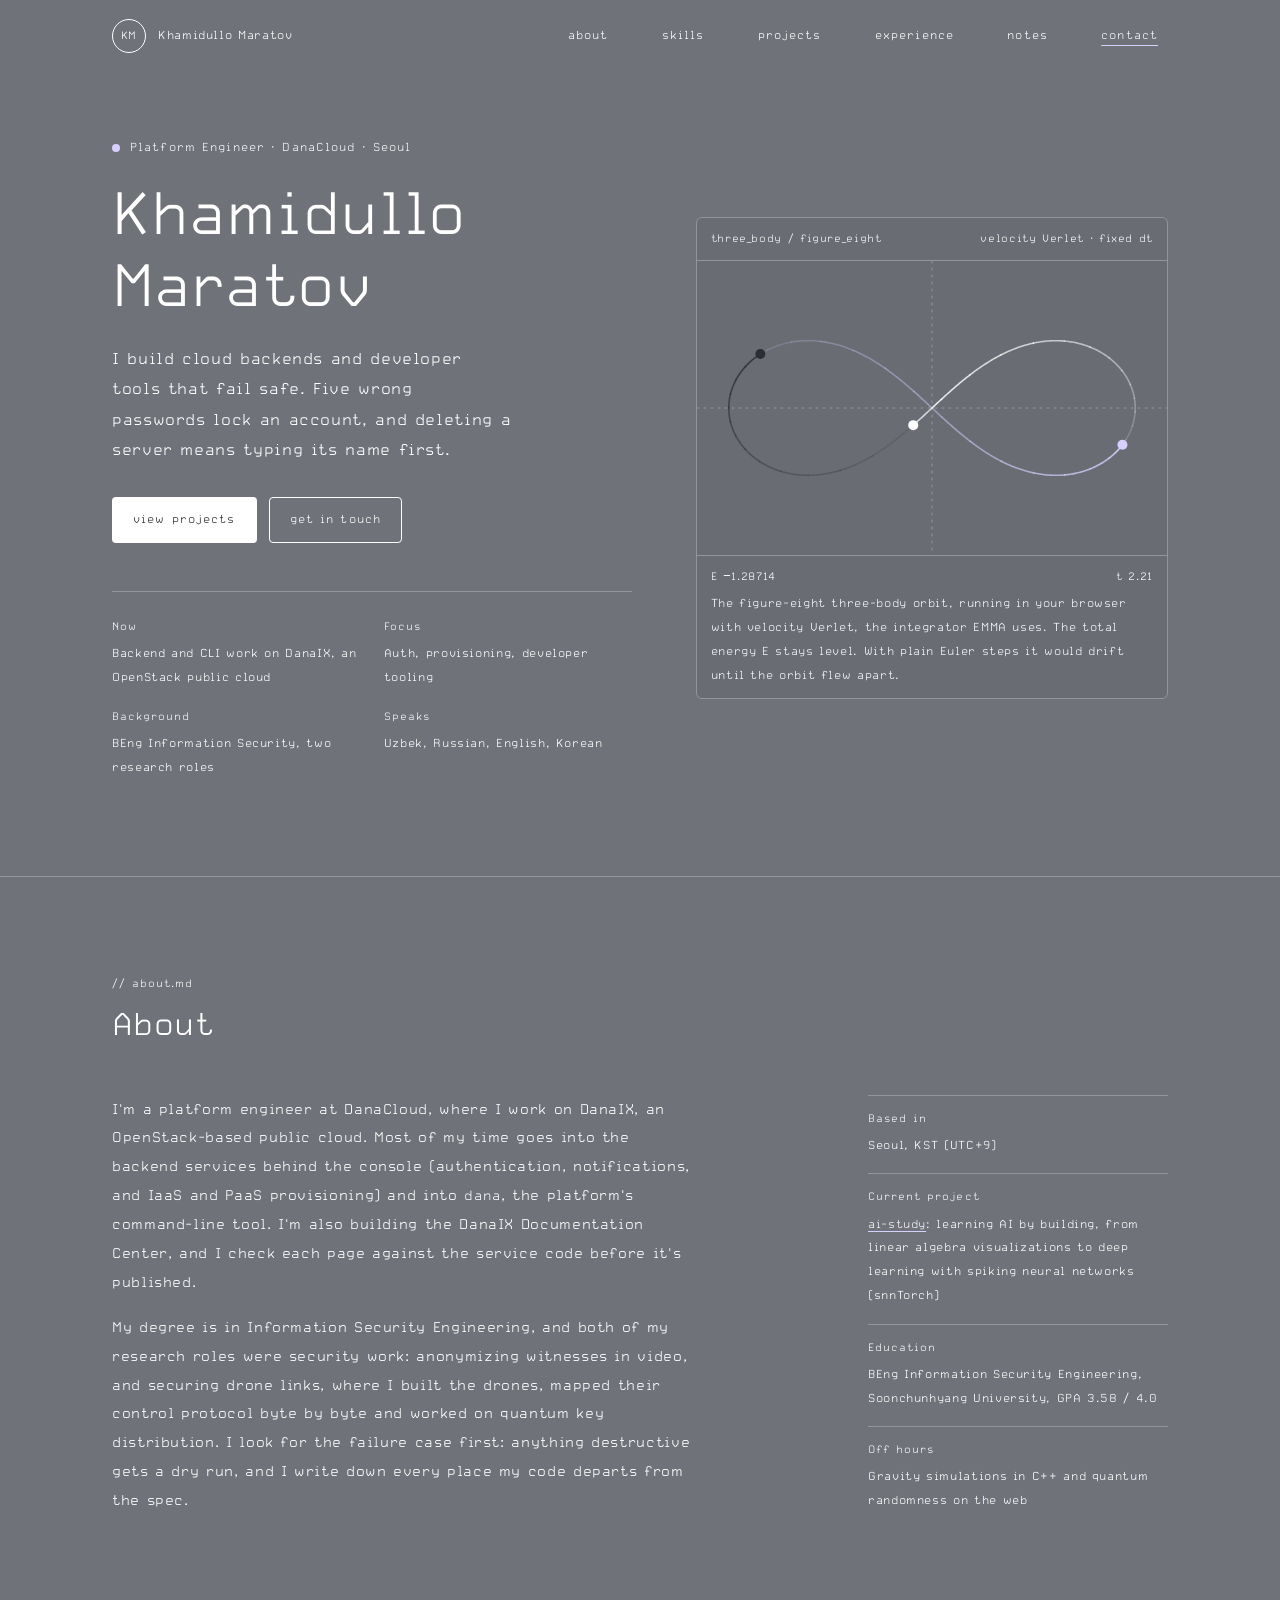
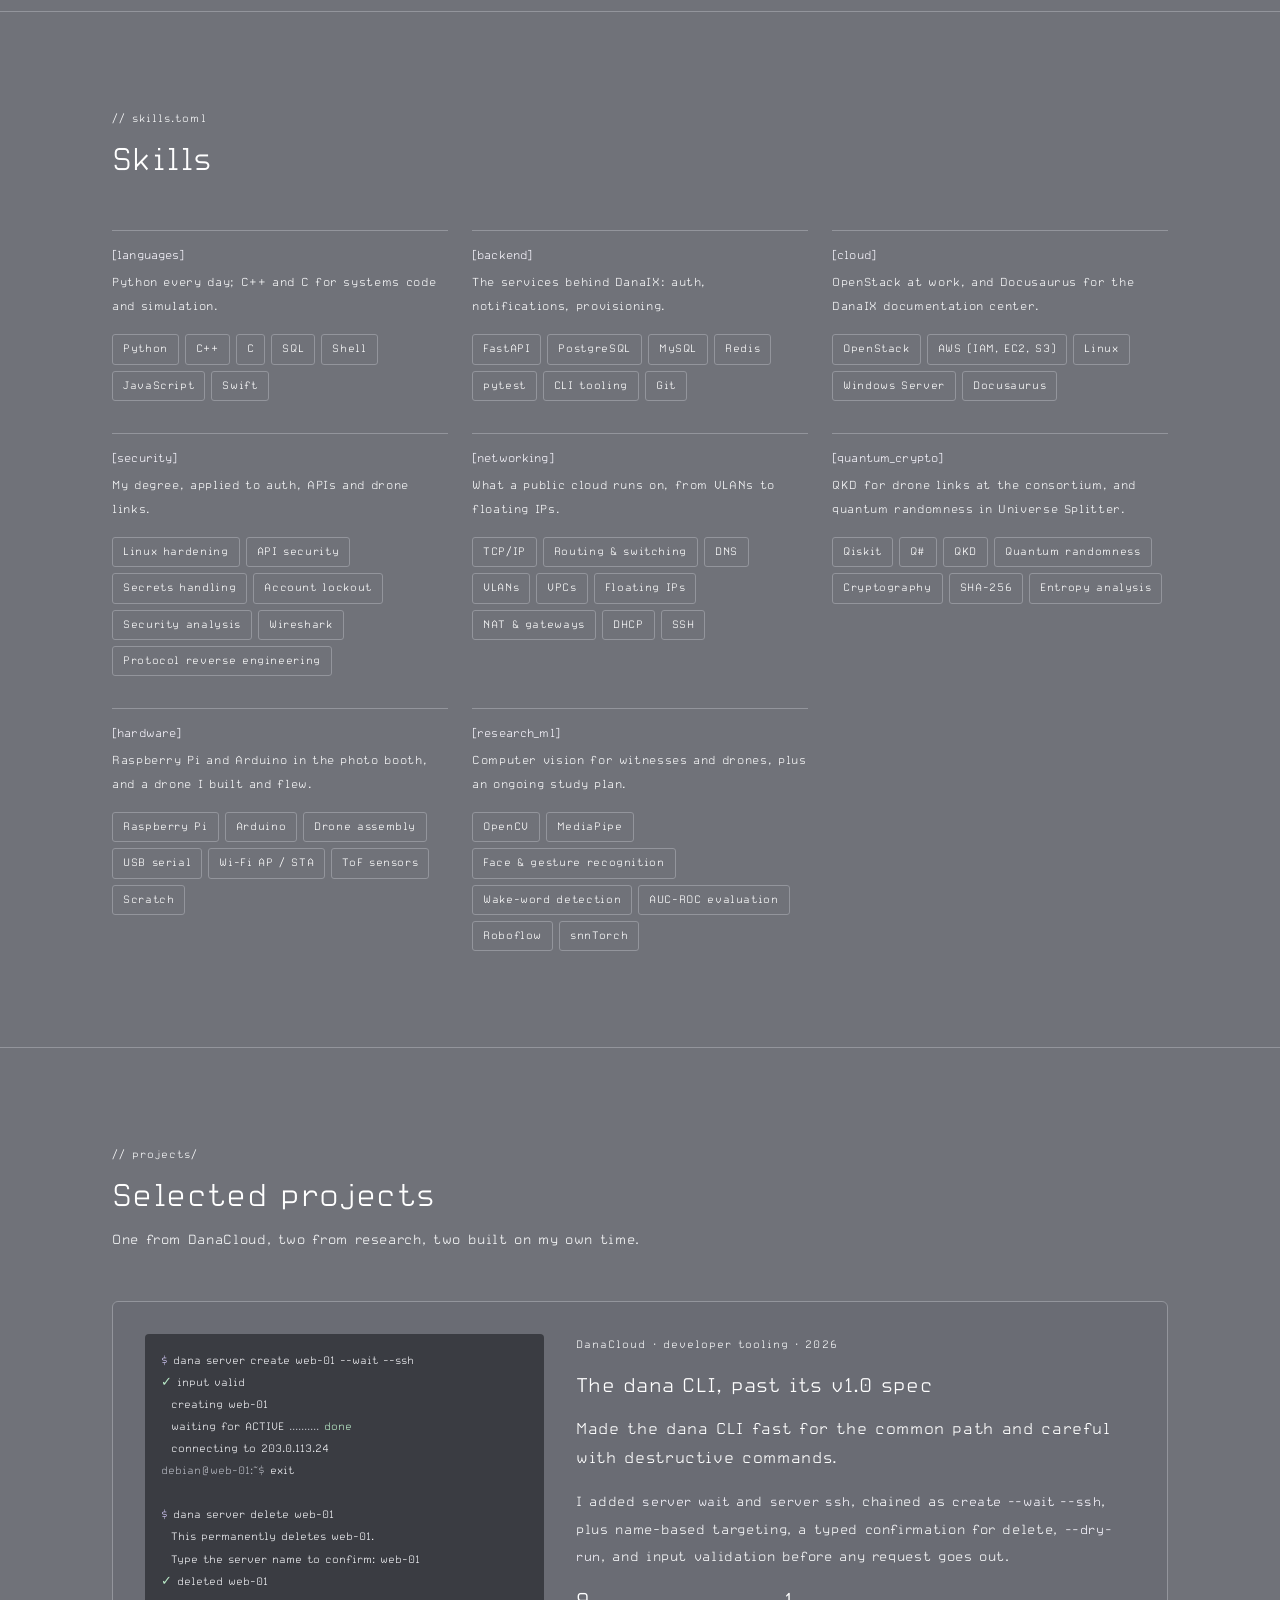
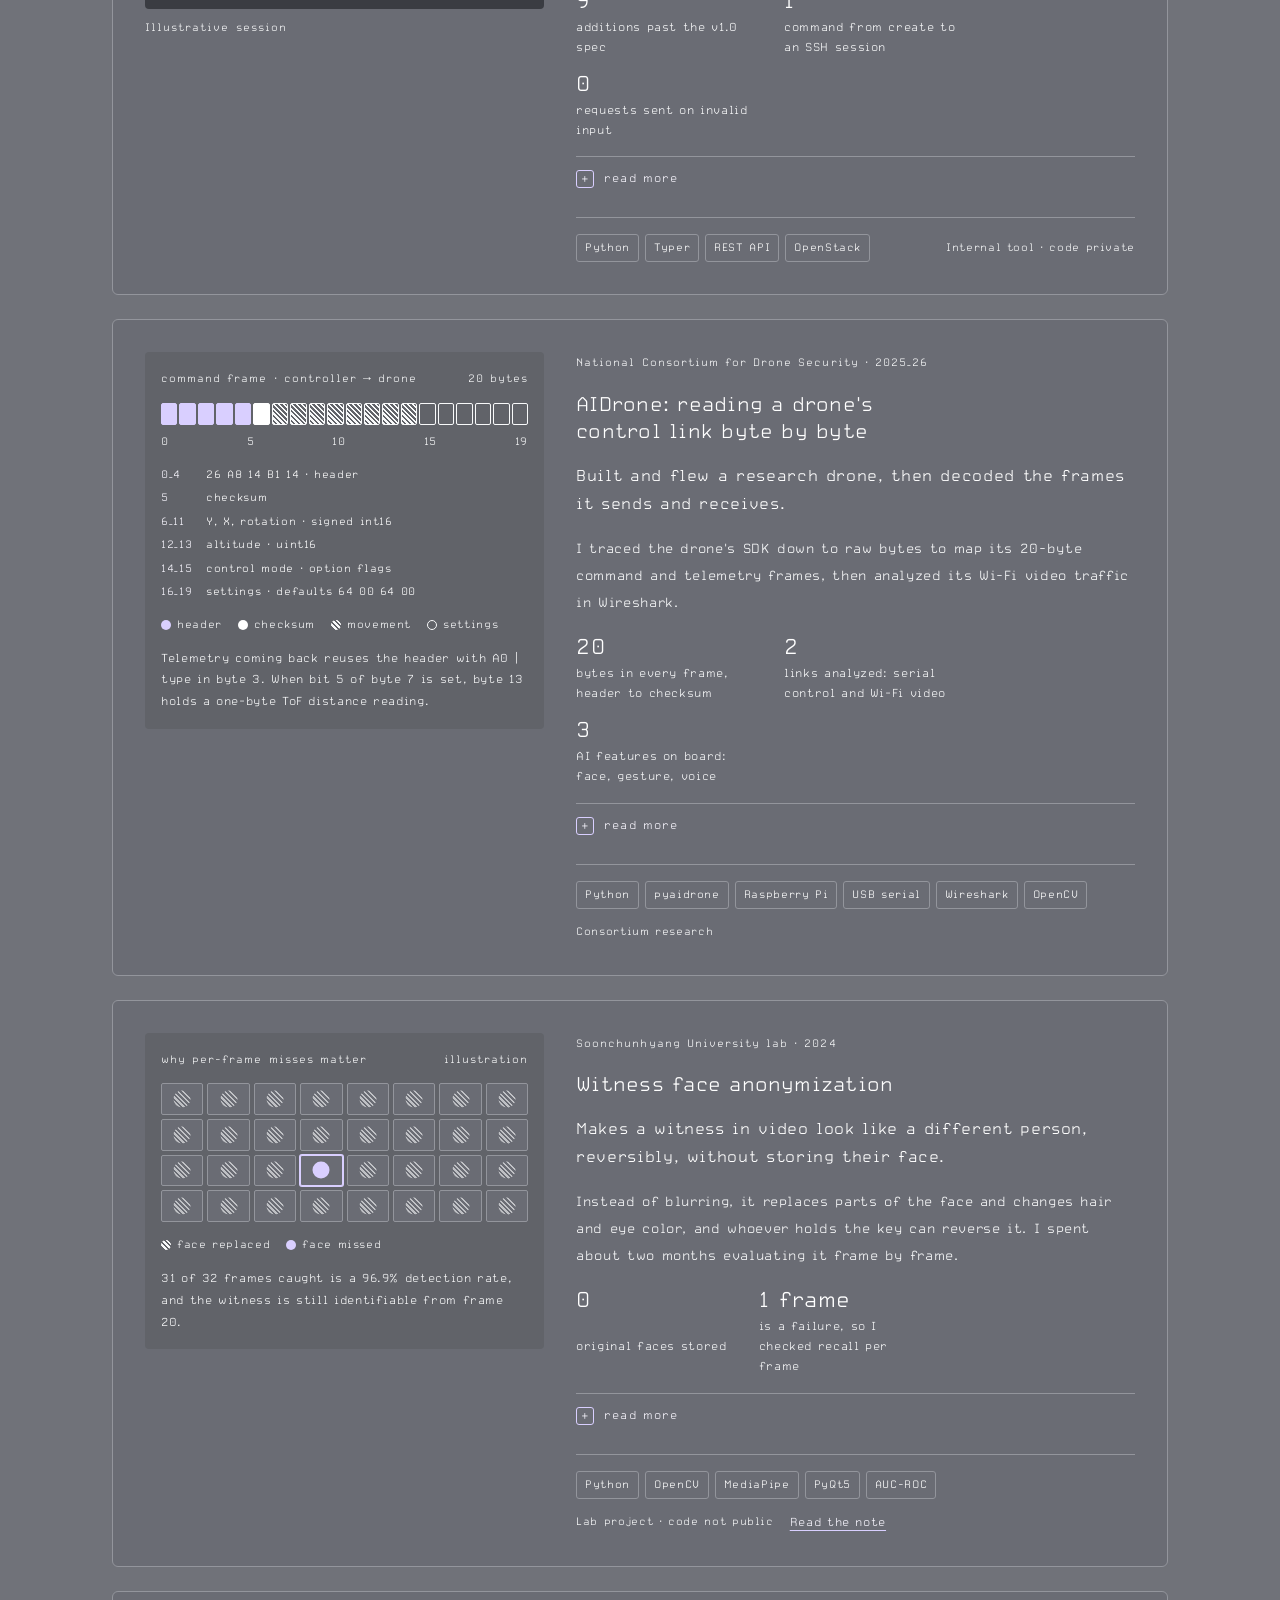
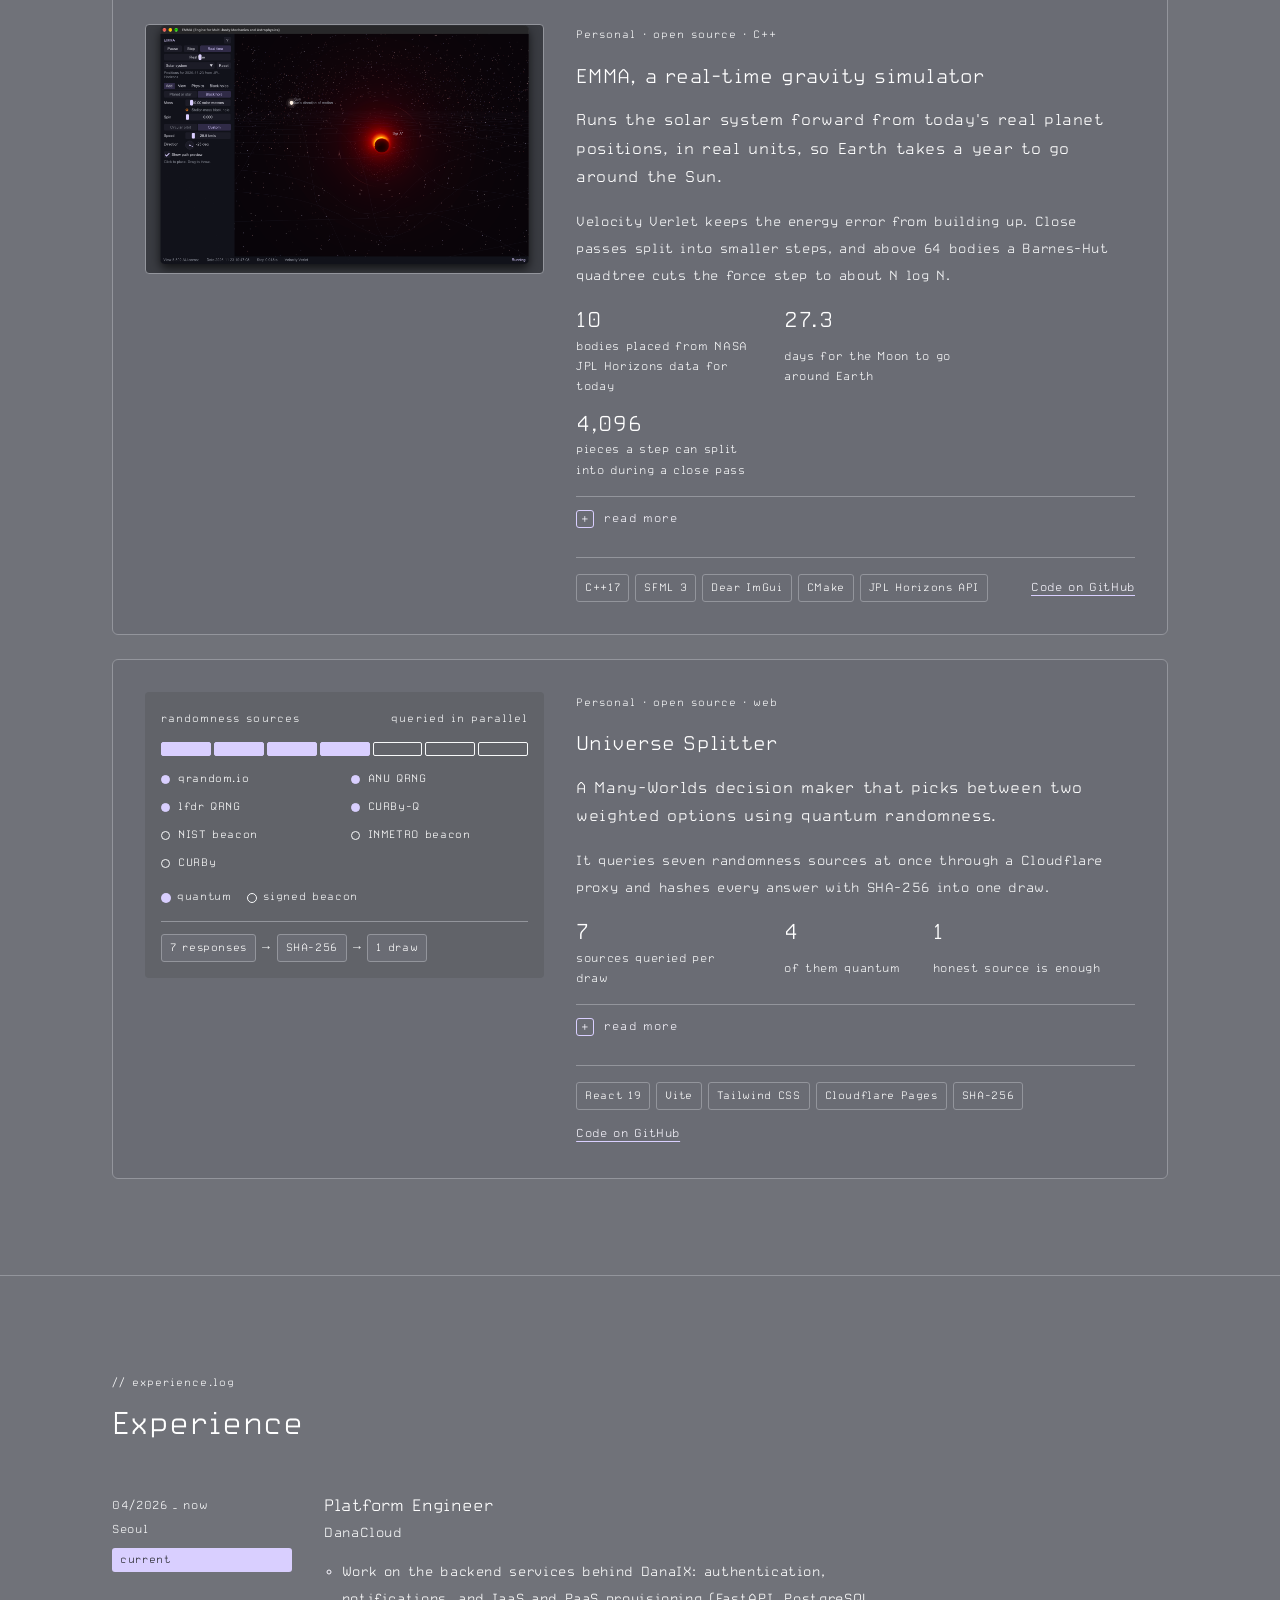
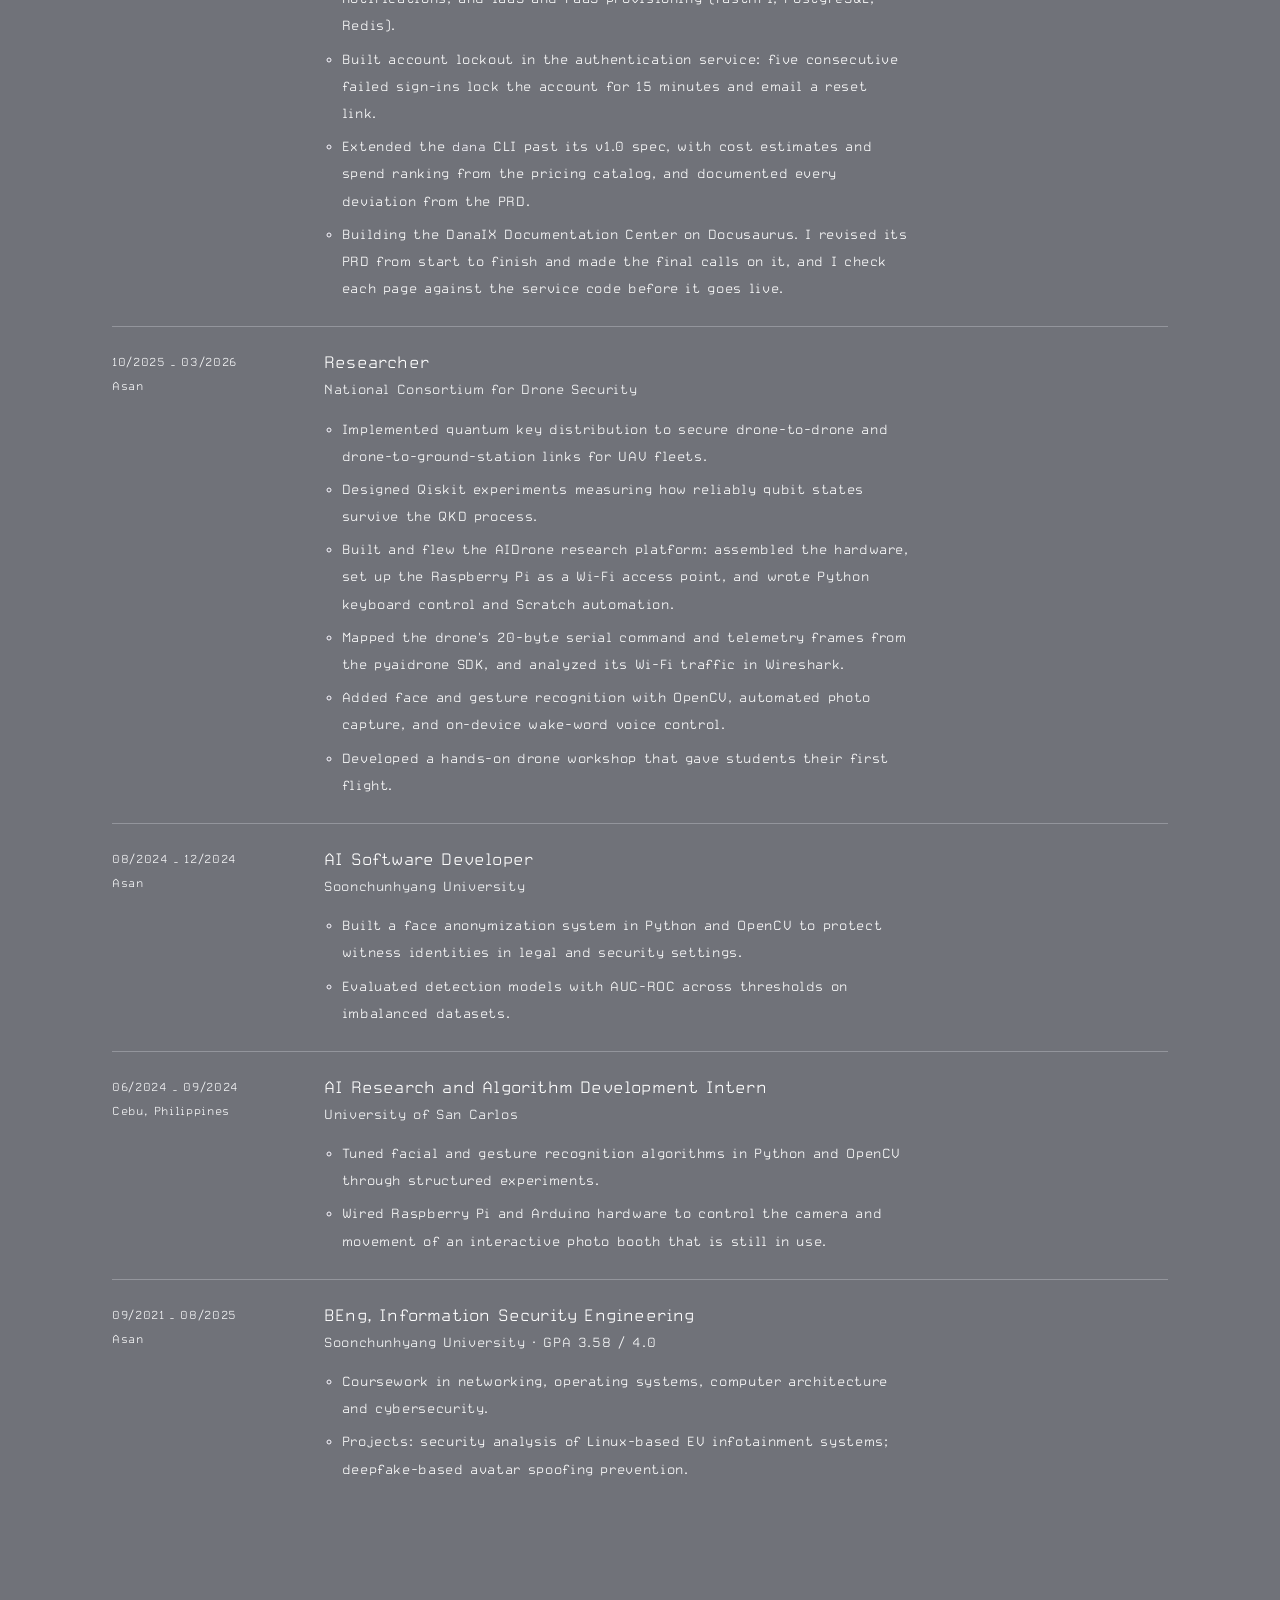
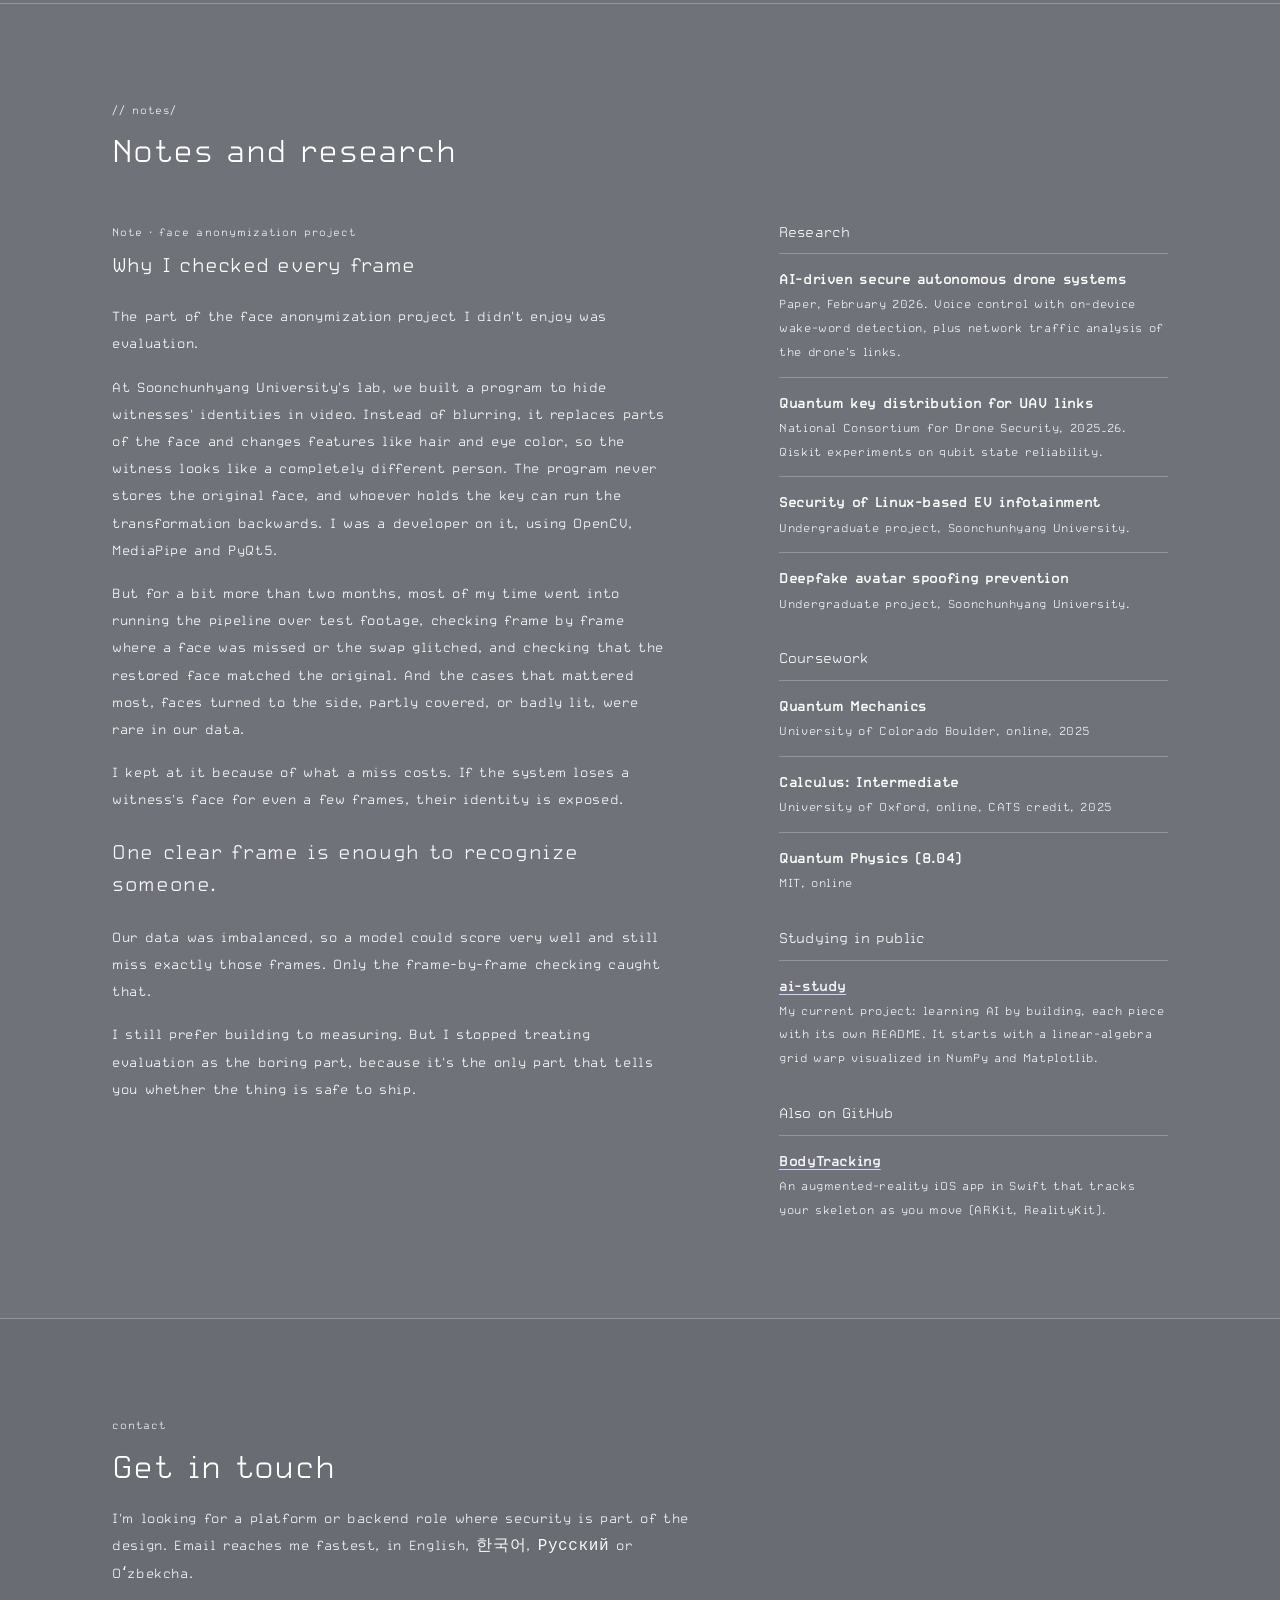
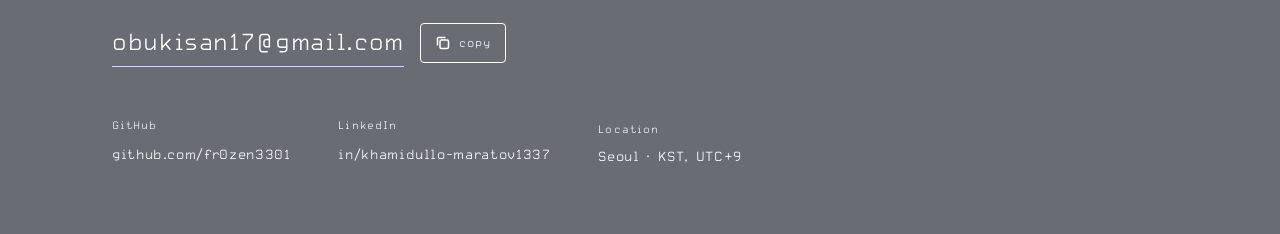
<file: index.html>
<!doctype html>
<html lang="en">
<head>
<meta charset="utf-8">
<meta name="viewport" content="width=device-width, initial-scale=1, viewport-fit=cover">
<title>Khamidullo Maratov</title>
<meta name="description" content="Khamidullo Maratov is a platform engineer in Seoul. He builds backend services, CLI tooling and authentication for an OpenStack-based public cloud and has a background in information security.">
<meta name="theme-color" content="#707279" media="(prefers-color-scheme: light)">
<meta name="theme-color" content="#34363B" media="(prefers-color-scheme: dark)">
<link rel="preload" href="font.ttf" as="font" type="font/ttf" crossorigin>
<link rel="stylesheet" href="styles.css">
<script src="script.js" defer></script>
</head>
<body>

<a class="skip" href="#main">Skip to content</a>

<header class="topbar">
  <div class="wrap topbar-inner">
    <a class="brand" href="#top" aria-label="Khamidullo Maratov, back to top">
      <span class="brand-mark" aria-hidden="true">KM</span>
      <span class="brand-name">Khamidullo Maratov</span>
    </a>
    <nav class="nav" aria-label="Sections">
      <ul>
        <li><a href="#about">About</a></li>
        <li><a href="#skills">Skills</a></li>
        <li><a href="#projects">Projects</a></li>
        <li><a href="#experience">Experience</a></li>
        <li><a href="#notes">Notes</a></li>
        <li><a href="#contact">Contact</a></li>
      </ul>
    </nav>
  </div>
</header>

<main id="main">
  <section class="hero" id="top" aria-labelledby="hero-title">
    <div class="wrap hero-grid">
      <div class="hero-copy">
        <p class="eyebrow">Platform Engineer · DanaCloud · Seoul</p>
        <h1 id="hero-title"><span>Khamidullo</span><span>Maratov</span></h1>
        <p class="value">I build cloud backends and developer tools that fail safe. Five wrong passwords lock an account, and deleting a server means typing its name first.</p>
        <div class="ctas">
          <a class="btn btn-primary" href="#projects">View projects</a>
          <a class="btn btn-ghost" href="#contact">Get in touch</a>
        </div>
        <dl class="facts">
          <div><dt class="label">Now</dt><dd>Backend and CLI work on DanaIX, an OpenStack public cloud</dd></div>
          <div><dt class="label">Focus</dt><dd>Auth, provisioning, developer tooling</dd></div>
          <div><dt class="label">Background</dt><dd>BEng Information Security, two research roles</dd></div>
          <div><dt class="label">Speaks</dt><dd>Uzbek, Russian, English, Korean</dd></div>
        </dl>
      </div>

      <figure class="orbit">
        <div class="orbit-head"><span>three_body / figure_eight</span><span>velocity Verlet · fixed dt</span></div>
        <canvas id="orbit" role="img" aria-label="Three bodies tracing a figure-eight orbit, simulated live in the browser"></canvas>
        <figcaption class="orbit-foot">
          <span>E <output id="energy">−1.28714</output></span>
          <span>t <output id="simtime">0.00</output></span>
          <span class="orbit-note">The figure-eight three-body orbit, running in your browser with velocity Verlet, the integrator EMMA uses. The total energy E stays level. With plain Euler steps it would drift until the orbit flew apart.</span>
        </figcaption>
      </figure>
    </div>
  </section>

  <section class="section" id="about" aria-labelledby="about-title">
    <div class="wrap">
      <div class="section-head">
        <p class="label">about.md</p>
        <h2 id="about-title">About</h2>
      </div>
      <div class="about-grid">
        <div class="about-text">
          <p>I'm a platform engineer at DanaCloud, where I work on DanaIX, an OpenStack-based public cloud. Most of my time goes into the backend services behind the console (authentication, notifications, and IaaS and PaaS provisioning) and into <code>dana</code>, the platform's command-line tool. I'm also building the DanaIX Documentation Center, and I check each page against the service code before it's published.</p>
          <p>My degree is in Information Security Engineering, and both of my research roles were security work: anonymizing witnesses in video, and securing drone links, where I built the drones, mapped their control protocol byte by byte and worked on quantum key distribution. I look for the failure case first: anything destructive gets a dry run, and I write down every place my code departs from the spec.</p>
        </div>
        <dl class="side-facts">
          <div><dt class="label">Based in</dt><dd>Seoul, KST (UTC+9)</dd></div>
          <div><dt class="label">Current project</dt><dd><a href="https://github.com/fr0zen3301/ai-study" target="_blank" rel="noopener">ai-study</a>: learning AI by building, from linear algebra visualizations to deep learning with spiking neural networks (snnTorch)</dd></div>
          <div><dt class="label">Education</dt><dd>BEng Information Security Engineering, Soonchunhyang University, GPA 3.58 / 4.0</dd></div>
          <div><dt class="label">Off hours</dt><dd>Gravity simulations in C++ and quantum randomness on the web</dd></div>
        </dl>
      </div>
    </div>
  </section>

  <section class="section" id="skills" aria-labelledby="skills-title">
    <div class="wrap">
      <div class="section-head">
        <p class="label">skills.toml</p>
        <h2 id="skills-title">Skills</h2>
      </div>
      <div class="skills">
        <section class="skill-group" aria-labelledby="sg-lang">
          <h3 id="sg-lang" class="toml">[languages]</h3>
          <p class="skill-note">Python every day; C++ and C for systems code and simulation.</p>
          <ul class="chips"><li>Python</li><li>C++</li><li>C</li><li>SQL</li><li>Shell</li><li>JavaScript</li><li>Swift</li></ul>
        </section>
        <section class="skill-group" aria-labelledby="sg-backend">
          <h3 id="sg-backend" class="toml">[backend]</h3>
          <p class="skill-note">The services behind DanaIX: auth, notifications, provisioning.</p>
          <ul class="chips"><li>FastAPI</li><li>PostgreSQL</li><li>MySQL</li><li>Redis</li><li>pytest</li><li>CLI tooling</li><li>Git</li></ul>
        </section>
        <section class="skill-group" aria-labelledby="sg-cloud">
          <h3 id="sg-cloud" class="toml">[cloud]</h3>
          <p class="skill-note">OpenStack at work, and Docusaurus for the DanaIX documentation center.</p>
          <ul class="chips"><li>OpenStack</li><li>AWS (IAM, EC2, S3)</li><li>Linux</li><li>Windows Server</li><li>Docusaurus</li></ul>
        </section>
        <section class="skill-group" aria-labelledby="sg-sec">
          <h3 id="sg-sec" class="toml">[security]</h3>
          <p class="skill-note">My degree, applied to auth, APIs and drone links.</p>
          <ul class="chips"><li>Linux hardening</li><li>API security</li><li>Secrets handling</li><li>Account lockout</li><li>Security analysis</li><li>Wireshark</li><li>Protocol reverse engineering</li></ul>
        </section>
        <section class="skill-group" aria-labelledby="sg-net">
          <h3 id="sg-net" class="toml">[networking]</h3>
          <p class="skill-note">What a public cloud runs on, from VLANs to floating IPs.</p>
          <ul class="chips"><li>TCP/IP</li><li>Routing &amp; switching</li><li>DNS</li><li>VLANs</li><li>VPCs</li><li>Floating IPs</li><li>NAT &amp; gateways</li><li>DHCP</li><li>SSH</li></ul>
        </section>
        <section class="skill-group" aria-labelledby="sg-quantum">
          <h3 id="sg-quantum" class="toml">[quantum_crypto]</h3>
          <p class="skill-note">QKD for drone links at the consortium, and quantum randomness in Universe Splitter.</p>
          <ul class="chips"><li>Qiskit</li><li>Q#</li><li>QKD</li><li>Quantum randomness</li><li>Cryptography</li><li>SHA-256</li><li>Entropy analysis</li></ul>
        </section>
        <section class="skill-group" aria-labelledby="sg-hw">
          <h3 id="sg-hw" class="toml">[hardware]</h3>
          <p class="skill-note">Raspberry Pi and Arduino in the photo booth, and a drone I built and flew.</p>
          <ul class="chips"><li>Raspberry Pi</li><li>Arduino</li><li>Drone assembly</li><li>USB serial</li><li>Wi-Fi AP / STA</li><li>ToF sensors</li><li>Scratch</li></ul>
        </section>
        <section class="skill-group" aria-labelledby="sg-ml">
          <h3 id="sg-ml" class="toml">[research_ml]</h3>
          <p class="skill-note">Computer vision for witnesses and drones, plus an ongoing study plan.</p>
          <ul class="chips"><li>OpenCV</li><li>MediaPipe</li><li>Face &amp; gesture recognition</li><li>Wake-word detection</li><li>AUC-ROC evaluation</li><li>Roboflow</li><li>snnTorch</li></ul>
        </section>
      </div>
    </div>
  </section>

  <section class="section" id="projects" aria-labelledby="projects-title">
    <div class="wrap">
      <div class="section-head">
        <p class="label">projects/</p>
        <h2 id="projects-title">Selected projects</h2>
        <p class="lede">One from DanaCloud, two from research, two built on my own time.</p>
      </div>

      <div class="projects">
        <!-- 1. dana CLI -->
        <article class="project" id="p-cli" aria-labelledby="p-cli-t">
          <div class="project-visual">
            <figure class="term-fig">
              <pre class="term" aria-label="Example terminal session with the dana CLI"><span class="p">$</span> dana server create web-01 --wait --ssh
<span class="ok">✓</span> input valid
  creating web-01
  waiting for ACTIVE <span class="d">..........</span> <span class="ok">done</span>
  connecting to 203.0.113.24
<span class="d">debian@web-01:~$</span> exit

<span class="p">$</span> dana server delete web-01
  This permanently deletes web-01.
  Type the server name to confirm: web-01
<span class="ok">✓</span> deleted web-01</pre>
              <figcaption class="label">Illustrative session</figcaption>
            </figure>
          </div>
          <div class="project-body">
            <p class="label">DanaCloud · developer tooling · 2026</p>
            <h3 class="project-title" id="p-cli-t">The dana CLI, past its v1.0 spec</h3>
            <p class="project-result">Made the dana CLI fast for the common path and careful with destructive commands.</p>
            <p class="project-how">I added <code>server wait</code> and <code>server ssh</code>, chained as <code>create --wait --ssh</code>, plus name-based targeting, a typed confirmation for delete, <code>--dry-run</code>, and input validation before any request goes out.</p>
            <div class="metrics">
              <p class="metric"><b>9</b><span>additions past the v1.0 spec</span></p>
              <p class="metric"><b>1</b><span>command from create to an SSH session</span></p>
              <p class="metric"><b>0</b><span>requests sent on invalid input</span></p>
            </div>
            <details class="more">
              <summary><span class="more-open">Read more</span><span class="more-close">Show less</span></summary>
            <dl class="record">
              <div><dt>Problem</dt><dd>The v1.0 spec covered the API calls and little else. Getting from "create" to a shell meant polling for status and looking up an address, every command needed a server ID, and nothing double-checked a delete.</dd></div>
              <div><dt>Approach</dt><dd>I added <code>server wait</code> and <code>server ssh</code> and chained them as <code>create --wait --ssh</code>. Commands accept server names, <code>delete</code> asks you to type the name, <code>--dry-run</code> prints the exact API payload, and the CLI validates input before it sends anything. <code>server create</code> and <code>flavor list</code> show a monthly cost estimate from the per-datacenter pricing catalog, and <code>billing usage</code> ranks resources by spend. I wrote up each deviation from the PRD in an engineering addendum.</dd></div>
              <div class="outcome"><dt>Outcome</dt><dd>
                The common path is one command, and the dangerous ones ask first.
              </dd></div>
            </dl>
            </details>
            <div class="project-foot">
              <ul class="badges" aria-label="Tech used"><li>Python</li><li>Typer</li><li>REST API</li><li>OpenStack</li></ul>
              <p class="project-links"><span class="private">Internal tool · code private</span></p>
            </div>
          </div>
        </article>

        <!-- 2. AIDrone -->
        <article class="project" id="p-drone" aria-labelledby="p-drone-t">
          <div class="project-visual">
            <div class="viz" role="img" aria-label="The drone's 20-byte command frame: a 5-byte header, a checksum, movement and altitude fields, and settings bytes">
              <div class="viz-head"><span class="label">command frame · controller → drone</span><span class="label">20 bytes</span></div>
              <div class="bytes" aria-hidden="true">
                <span class="h"></span><span class="h"></span><span class="h"></span><span class="h"></span><span class="h"></span><span class="k"></span>
                <span class="v"></span><span class="v"></span><span class="v"></span><span class="v"></span><span class="v"></span><span class="v"></span><span class="v"></span><span class="v"></span>
                <span></span><span></span><span></span><span></span><span></span><span></span>
              </div>
              <div class="bytes-scale" aria-hidden="true"><span>0</span><span>5</span><span>10</span><span>15</span><span>19</span></div>
              <dl class="fieldmap" aria-hidden="true">
                <dt>0–4</dt><dd>26 A8 14 B1 14 · header</dd>
                <dt>5</dt><dd>checksum</dd>
                <dt>6–11</dt><dd>Y, X, rotation · signed int16</dd>
                <dt>12–13</dt><dd>altitude · uint16</dd>
                <dt>14–15</dt><dd>control mode · option flags</dd>
                <dt>16–19</dt><dd>settings · defaults 64 00 64 00</dd>
              </dl>
              <div class="legend" aria-hidden="true"><span><i class="k-hd"></i>header</span><span><i class="k-ck"></i>checksum</span><span><i class="k-mv"></i>movement</span><span><i class="k-c"></i>settings</span></div>
              <p class="viz-note">Telemetry coming back reuses the header with A0 | type in byte 3. When bit 5 of byte 7 is set, byte 13 holds a one-byte ToF distance reading.</p>
            </div>
          </div>
          <div class="project-body">
            <p class="label">National Consortium for Drone Security · 2025–26</p>
            <h3 class="project-title" id="p-drone-t">AIDrone: reading a drone's control link byte by byte</h3>
            <p class="project-result">Built and flew a research drone, then decoded the frames it sends and receives.</p>
            <p class="project-how">I traced the drone's SDK down to raw bytes to map its 20-byte command and telemetry frames, then analyzed its Wi-Fi video traffic in Wireshark.</p>
            <div class="metrics">
              <p class="metric"><b>20</b><span>bytes in every frame, header to checksum</span></p>
              <p class="metric"><b>2</b><span>links analyzed: serial control and Wi-Fi video</span></p>
              <p class="metric"><b>3</b><span>AI features on board: face, gesture, voice</span></p>
            </div>
            <details class="more">
              <summary><span class="more-open">Read more</span><span class="more-close">Show less</span></summary>
            <dl class="record">
              <div><dt>Problem</dt><dd>To secure a drone's control link you first need to know exactly what travels over it, down to the byte, and the SDK only exposes it as function calls.</dd></div>
              <div><dt>Approach</dt><dd>I assembled the drone, set up Raspberry Pi OS with the Pi as a Wi-Fi access point, and wrote Python keyboard control on the pyaidrone SDK for takeoff, landing, movement, altitude and yaw, plus Scratch automation. To see the control link, I traced the SDK's packet builder and stream parser down to raw bytes. Commands go over USB serial to the radio dongle as fixed 20-byte frames, streamed continuously. The parser is a small state machine: it hunts for a 4-byte header, collects the frame and checks its checksum. For the Wi-Fi link, I captured traffic in Wireshark during live camera streaming and found the MJPEG video stream over TCP. Its spurious retransmissions came from delayed ACKs and showed where the link's latency limits were. Face and gesture recognition, automated photo capture and on-device wake-word voice control came after.</dd></div>
              <div class="outcome"><dt>Outcome</dt><dd>
                A field-by-field map of the command and telemetry frames, and a drone that flies from Python, Scratch or voice commands, with face and gesture recognition on board.
              </dd></div>
            </dl>
            </details>
            <div class="project-foot">
              <ul class="badges" aria-label="Tech used"><li>Python</li><li>pyaidrone</li><li>Raspberry Pi</li><li>USB serial</li><li>Wireshark</li><li>OpenCV</li></ul>
              <p class="project-links"><span class="private">Consortium research</span></p>
            </div>
          </div>
        </article>

        <!-- 3. Face anonymization -->
        <article class="project" id="p-face" aria-labelledby="p-face-t">
          <div class="project-visual">
            <div class="viz" role="img" aria-label="Illustration: 32 video frames, 31 anonymized and one missed">
              <div class="viz-head"><span class="label">why per-frame misses matter</span><span class="label">illustration</span></div>
              <div class="frames" aria-hidden="true">
                <span class="f"></span><span class="f"></span><span class="f"></span><span class="f"></span><span class="f"></span><span class="f"></span><span class="f"></span><span class="f"></span>
                <span class="f"></span><span class="f"></span><span class="f"></span><span class="f"></span><span class="f"></span><span class="f"></span><span class="f"></span><span class="f"></span>
                <span class="f"></span><span class="f"></span><span class="f"></span><span class="f miss"></span><span class="f"></span><span class="f"></span><span class="f"></span><span class="f"></span>
                <span class="f"></span><span class="f"></span><span class="f"></span><span class="f"></span><span class="f"></span><span class="f"></span><span class="f"></span><span class="f"></span>
              </div>
              <div class="legend" aria-hidden="true"><span><i class="k-anon"></i>face replaced</span><span><i class="k-miss"></i>face missed</span></div>
              <p class="viz-note">31 of 32 frames caught is a 96.9% detection rate, and the witness is still identifiable from frame 20.</p>
            </div>
          </div>
          <div class="project-body">
            <p class="label">Soonchunhyang University lab · 2024</p>
            <h3 class="project-title" id="p-face-t">Witness face anonymization</h3>
            <p class="project-result">Makes a witness in video look like a different person, reversibly, without storing their face.</p>
            <p class="project-how">Instead of blurring, it replaces parts of the face and changes hair and eye color, and whoever holds the key can reverse it. I spent about two months evaluating it frame by frame.</p>
            <div class="metrics">
              <p class="metric"><b>0</b><span>original faces stored</span></p>
              <p class="metric"><b>1 frame</b><span>is a failure, so I checked recall per frame</span></p>
            </div>
            <details class="more">
              <summary><span class="more-open">Read more</span><span class="more-close">Show less</span></summary>
            <dl class="record">
              <div><dt>Problem</dt><dd>Video used in legal and security settings has to hide witnesses, and one clear frame is enough to recognize someone.</dd></div>
              <div><dt>Approach</dt><dd>Instead of blurring, the system replaces parts of the face and changes features like hair and eye color. The system never stores the original face, and whoever holds the key can run the transformation backwards. I spent about two months on evaluation: running the pipeline over test footage, checking frame by frame for missed faces and glitched swaps, and scoring detection with AUC-ROC across thresholds on imbalanced data.</dd></div>
              <div class="outcome"><dt>Outcome</dt><dd>
                I judged misses per frame and spent the most time on the rare hard cases: faces in profile, partly covered, or badly lit.
              </dd></div>
            </dl>
            </details>
            <div class="project-foot">
              <ul class="badges" aria-label="Tech used"><li>Python</li><li>OpenCV</li><li>MediaPipe</li><li>PyQt5</li><li>AUC-ROC</li></ul>
              <p class="project-links"><span class="private">Lab project · code not public</span><a href="#notes">Read the note</a></p>
            </div>
          </div>
        </article>

        <!-- 4. EMMA -->
        <article class="project" id="p-emma" aria-labelledby="p-emma-t">
          <div class="project-visual">
            <img class="shot-img" src="emma.png" width="1600" height="1000" loading="lazy" decoding="async" alt="EMMA running the solar system: the Sun and the inner planets, labeled, against a field of stars">
          </div>
          <div class="project-body">
            <p class="label">Personal · open source · C++</p>
            <h3 class="project-title" id="p-emma-t">EMMA, a real-time gravity simulator</h3>
            <p class="project-result">Runs the solar system forward from today's real planet positions, in real units, so Earth takes a year to go around the Sun.</p>
            <p class="project-how">Velocity Verlet keeps the energy error from building up. Close passes split into smaller steps, and above 64 bodies a Barnes-Hut quadtree cuts the force step to about N log N.</p>
            <div class="metrics">
              <p class="metric"><b>10</b><span>bodies placed from NASA JPL Horizons data for today</span></p>
              <p class="metric"><b>27.3</b><span>days for the Moon to go around Earth</span></p>
              <p class="metric"><b>4,096</b><span>pieces a step can split into during a close pass</span></p>
            </div>
            <details class="more">
              <summary><span class="more-open">Read more</span><span class="more-close">Show less</span></summary>
            <dl class="record">
              <div><dt>Problem</dt><dd>Simple N-body demos step with Euler, so the energy error builds up and planets slowly spiral away. One long step through a near miss also jumps past the closest point and sends the two bodies apart faster than they arrived. Summing the pull between every pair gets slow as the body count grows.</dd></div>
              <div><dt>Approach</dt><dd>EMMA works in astronomical units, solar masses and days. On start it asks NASA JPL's Horizons service where the Sun, the planets and the Moon are at 00:00 UTC today, and caches the answer so later starts that day need no network. It integrates with velocity Verlet, whose energy error swings around a fixed value. Before each piece of a step it works out every pair's dynamical time and the time the pair needs to close the gap, so a close pass splits into as many as 4,096 pieces. Up to 64 bodies it sums every pair exactly, and above that a Barnes-Hut quadtree treats distant groups as single masses. Merges keep mass and momentum. In the app you click to place a body or drag to launch one, and a dashed line shows its path before you let go.</dd></div>
              <div class="outcome"><dt>Outcome</dt><dd>
                Earth's orbit takes one sidereal year, and energy and angular momentum stay conserved over ten simulated years. The test suite checks both.
              </dd></div>
            </dl>
            </details>
            <div class="project-foot">
              <ul class="badges" aria-label="Tech used"><li>C++17</li><li>SFML 3</li><li>Dear ImGui</li><li>CMake</li><li>JPL Horizons API</li></ul>
              <p class="project-links"><a href="https://github.com/fr0zen3301/EMMA" target="_blank" rel="noopener">Code on GitHub</a></p>
            </div>
          </div>
        </article>

        <!-- 5. Universe Splitter -->
        <article class="project" id="p-splitter" aria-labelledby="p-splitter-t">
          <div class="project-visual">
            <div class="viz" role="img" aria-label="Seven randomness sources, four of them quantum, combined with SHA-256 into one draw">
              <div class="viz-head"><span class="label">randomness sources</span><span class="label">queried in parallel</span></div>
              <div class="seg-bar" aria-hidden="true"><span class="q"></span><span class="q"></span><span class="q"></span><span class="q"></span><span></span><span></span><span></span></div>
              <ul class="source-list" aria-hidden="true">
                <li class="q">qrandom.io</li><li class="q">ANU QRNG</li>
                <li class="q">lfdr QRNG</li><li class="q">CURBy-Q</li>
                <li>NIST beacon</li><li>INMETRO beacon</li>
                <li>CURBy</li>
              </ul>
              <div class="legend" aria-hidden="true"><span><i class="k-q"></i>quantum</span><span><i class="k-c"></i>signed beacon</span></div>
              <p class="pipe" aria-hidden="true"><b>7 responses</b><span>→</span><b>SHA-256</b><span>→</span><b>1 draw</b></p>
            </div>
          </div>
          <div class="project-body">
            <p class="label">Personal · open source · web</p>
            <h3 class="project-title" id="p-splitter-t">Universe Splitter</h3>
            <p class="project-result">A Many-Worlds decision maker that picks between two weighted options using quantum randomness.</p>
            <p class="project-how">It queries seven randomness sources at once through a Cloudflare proxy and hashes every answer with SHA-256 into one draw.</p>
            <div class="metrics">
              <p class="metric"><b>7</b><span>sources queried per draw</span></p>
              <p class="metric"><b>4</b><span>of them quantum</span></p>
              <p class="metric"><b>1</b><span>honest source is enough</span></p>
            </div>
            <details class="more">
              <summary><span class="more-open">Read more</span><span class="more-close">Show less</span></summary>
            <dl class="record">
              <div><dt>Problem</dt><dd>The app's premise needs a draw from physical quantum sources, and any single public source can be offline or untrustworthy.</dd></div>
              <div><dt>Approach</dt><dd>The app queries all sources at once through a same-origin Cloudflare proxy, which keeps API keys on the server and spares the browser any cross-origin calls. It hashes the responses together with SHA-256. If nothing answers, it falls back to <code>crypto.getRandomValues</code> and labels the result "not quantum".</dd></div>
              <div class="outcome"><dt>Outcome</dt><dd>
                The draw stays unpredictable as long as any one source is honest. Nothing the user types leaves the browser.
              </dd></div>
            </dl>
            </details>
            <div class="project-foot">
              <ul class="badges" aria-label="Tech used"><li>React 19</li><li>Vite</li><li>Tailwind CSS</li><li>Cloudflare Pages</li><li>SHA-256</li></ul>
              <p class="project-links"><a href="https://github.com/fr0zen3301/universe-splitter" target="_blank" rel="noopener">Code on GitHub</a></p>
            </div>
          </div>
        </article>
      </div>
    </div>
  </section>

  <section class="section" id="experience" aria-labelledby="experience-title">
    <div class="wrap">
      <div class="section-head">
        <p class="label">experience.log</p>
        <h2 id="experience-title">Experience</h2>
      </div>
      <ol class="timeline">
        <li class="entry">
          <p class="when"><span>04/2026 – now</span><span>Seoul</span><span class="now-chip">current</span></p>
          <div class="entry-body">
            <h3>Platform Engineer</h3>
            <p class="org">DanaCloud</p>
            <ul>
              <li>Work on the backend services behind DanaIX: authentication, notifications, and IaaS and PaaS provisioning (FastAPI, PostgreSQL, Redis).</li>
              <li>Built account lockout in the authentication service: five consecutive failed sign-ins lock the account for 15 minutes and email a reset link.</li>
              <li>Extended the <code>dana</code> CLI past its v1.0 spec, with cost estimates and spend ranking from the pricing catalog, and documented every deviation from the PRD.</li>
              <li>Building the DanaIX Documentation Center on Docusaurus. I revised its PRD from start to finish and made the final calls on it, and I check each page against the service code before it goes live.</li>
            </ul>
          </div>
        </li>
        <li class="entry">
          <p class="when"><span>10/2025 – 03/2026</span><span>Asan</span></p>
          <div class="entry-body">
            <h3>Researcher</h3>
            <p class="org">National Consortium for Drone Security</p>
            <ul>
              <li>Implemented quantum key distribution to secure drone-to-drone and drone-to-ground-station links for UAV fleets.</li>
              <li>Designed Qiskit experiments measuring how reliably qubit states survive the QKD process.</li>
              <li>Built and flew the AIDrone research platform: assembled the hardware, set up the Raspberry Pi as a Wi-Fi access point, and wrote Python keyboard control and Scratch automation.</li>
              <li>Mapped the drone's 20-byte serial command and telemetry frames from the pyaidrone SDK, and analyzed its Wi-Fi traffic in Wireshark.</li>
              <li>Added face and gesture recognition with OpenCV, automated photo capture, and on-device wake-word voice control.</li>
              <li>Developed a hands-on drone workshop that gave students their first flight.</li>
            </ul>
          </div>
        </li>
        <li class="entry">
          <p class="when"><span>08/2024 – 12/2024</span><span>Asan</span></p>
          <div class="entry-body">
            <h3>AI Software Developer</h3>
            <p class="org">Soonchunhyang University</p>
            <ul>
              <li>Built a face anonymization system in Python and OpenCV to protect witness identities in legal and security settings.</li>
              <li>Evaluated detection models with AUC-ROC across thresholds on imbalanced datasets.</li>
            </ul>
          </div>
        </li>
        <li class="entry">
          <p class="when"><span>06/2024 – 09/2024</span><span>Cebu, Philippines</span></p>
          <div class="entry-body">
            <h3>AI Research and Algorithm Development Intern</h3>
            <p class="org">University of San Carlos</p>
            <ul>
              <li>Tuned facial and gesture recognition algorithms in Python and OpenCV through structured experiments.</li>
              <li>Wired Raspberry Pi and Arduino hardware to control the camera and movement of an interactive photo booth that is still in use.</li>
            </ul>
          </div>
        </li>
        <li class="entry">
          <p class="when"><span>09/2021 – 08/2025</span><span>Asan</span></p>
          <div class="entry-body">
            <h3>BEng, Information Security Engineering</h3>
            <p class="org">Soonchunhyang University · GPA 3.58 / 4.0</p>
            <ul>
              <li>Coursework in networking, operating systems, computer architecture and cybersecurity.</li>
              <li>Projects: security analysis of Linux-based EV infotainment systems; deepfake-based avatar spoofing prevention.</li>
            </ul>
          </div>
        </li>
      </ol>
    </div>
  </section>

  <section class="section" id="notes" aria-labelledby="notes-title">
    <div class="wrap">
      <div class="section-head">
        <p class="label">notes/</p>
        <h2 id="notes-title">Notes and research</h2>
      </div>
      <div class="notes-grid">
        <article class="essay" aria-labelledby="essay-title">
          <p class="label">Note · face anonymization project</p>
          <h3 id="essay-title">Why I checked every frame</h3>
          <div class="essay-body">
            <p>The part of the face anonymization project I didn't enjoy was evaluation.</p>
            <p>At Soonchunhyang University's lab, we built a program to hide witnesses' identities in video. Instead of blurring, it replaces parts of the face and changes features like hair and eye color, so the witness looks like a completely different person. The program never stores the original face, and whoever holds the key can run the transformation backwards. I was a developer on it, using OpenCV, MediaPipe and PyQt5.</p>
            <p>But for a bit more than two months, most of my time went into running the pipeline over test footage, checking frame by frame where a face was missed or the swap glitched, and checking that the restored face matched the original. And the cases that mattered most, faces turned to the side, partly covered, or badly lit, were rare in our data.</p>
            <p>I kept at it because of what a miss costs. If the system loses a witness's face for even a few frames, their identity is exposed.</p>
            <p class="pull">One clear frame is enough to recognize someone.</p>
            <p>Our data was imbalanced, so a model could score very well and still miss exactly those frames. Only the frame-by-frame checking caught that.</p>
            <p>I still prefer building to measuring. But I stopped treating evaluation as the boring part, because it's the only part that tells you whether the thing is safe to ship.</p>
          </div>
        </article>

        <aside class="side" aria-label="Research and coursework">
          <section>
            <h3>Research</h3>
            <ul>
              <li><strong>AI-driven secure autonomous drone systems</strong><span>Paper, February 2026. Voice control with on-device wake-word detection, plus network traffic analysis of the drone's links.</span></li>
              <li><strong>Quantum key distribution for UAV links</strong><span>National Consortium for Drone Security, 2025–26. Qiskit experiments on qubit state reliability.</span></li>
              <li><strong>Security of Linux-based EV infotainment</strong><span>Undergraduate project, Soonchunhyang University.</span></li>
              <li><strong>Deepfake avatar spoofing prevention</strong><span>Undergraduate project, Soonchunhyang University.</span></li>
            </ul>
          </section>
          <section>
            <h3>Coursework</h3>
            <ul>
              <li><strong>Quantum Mechanics</strong><span>University of Colorado Boulder, online, 2025</span></li>
              <li><strong>Calculus: Intermediate</strong><span>University of Oxford, online, CATS credit, 2025</span></li>
              <li><strong>Quantum Physics (8.04)</strong><span>MIT, online</span></li>
            </ul>
          </section>
          <section>
            <h3>Studying in public</h3>
            <ul>
              <li><strong><a href="https://github.com/fr0zen3301/ai-study" target="_blank" rel="noopener">ai-study</a></strong><span>My current project: learning AI by building, each piece with its own README. It starts with a linear-algebra grid warp visualized in NumPy and Matplotlib.</span></li>
            </ul>
          </section>
          <section>
            <h3>Also on GitHub</h3>
            <ul>
              <li><strong><a href="https://github.com/fr0zen3301/BodyTracking" target="_blank" rel="noopener">BodyTracking</a></strong><span>An augmented-reality iOS app in Swift that tracks your skeleton as you move (ARKit, RealityKit).</span></li>
            </ul>
          </section>
        </aside>
      </div>
    </div>
  </section>
</main>

<footer class="contact" id="contact" aria-labelledby="contact-title">
  <div class="wrap contact-inner">
    <p class="label">contact</p>
    <h2 id="contact-title">Get in touch</h2>
    <p class="lede">I'm looking for a platform or backend role where security is part of the design. Email reaches me fastest, in English, 한국어, Русский or Oʻzbekcha.</p>
    <div class="email-row">
      <a class="email" id="email-text" href="mailto:obukisan17@gmail.com">obukisan17@gmail.com</a>
      <button class="btn btn-ghost copy-btn" type="button" id="copy-email" data-copy="obukisan17@gmail.com" data-target="email-text">
        <svg viewBox="0 0 16 16" fill="none" stroke="currentColor" stroke-width="1.5" aria-hidden="true"><rect x="5" y="5" width="8.5" height="8.5" rx="1.5"/><path d="M10.5 2.5h-7a1 1 0 0 0-1 1v7"/></svg>
        <span class="copy-label" aria-live="polite">Copy</span>
      </button>
    </div>
    <div class="socials">
      <a href="https://github.com/fr0zen3301" target="_blank" rel="noopener"><span class="label">GitHub</span><span class="v">github.com/fr0zen3301</span></a>
      <a href="https://www.linkedin.com/in/khamidullo-maratov1337" target="_blank" rel="noopener"><span class="label">LinkedIn</span><span class="v">in/khamidullo-maratov1337</span></a>
      <div><span class="label">Location</span><p class="v">Seoul · KST, UTC+9</p></div>
    </div>
  </div>
</footer>

</body>
</html>
</file>
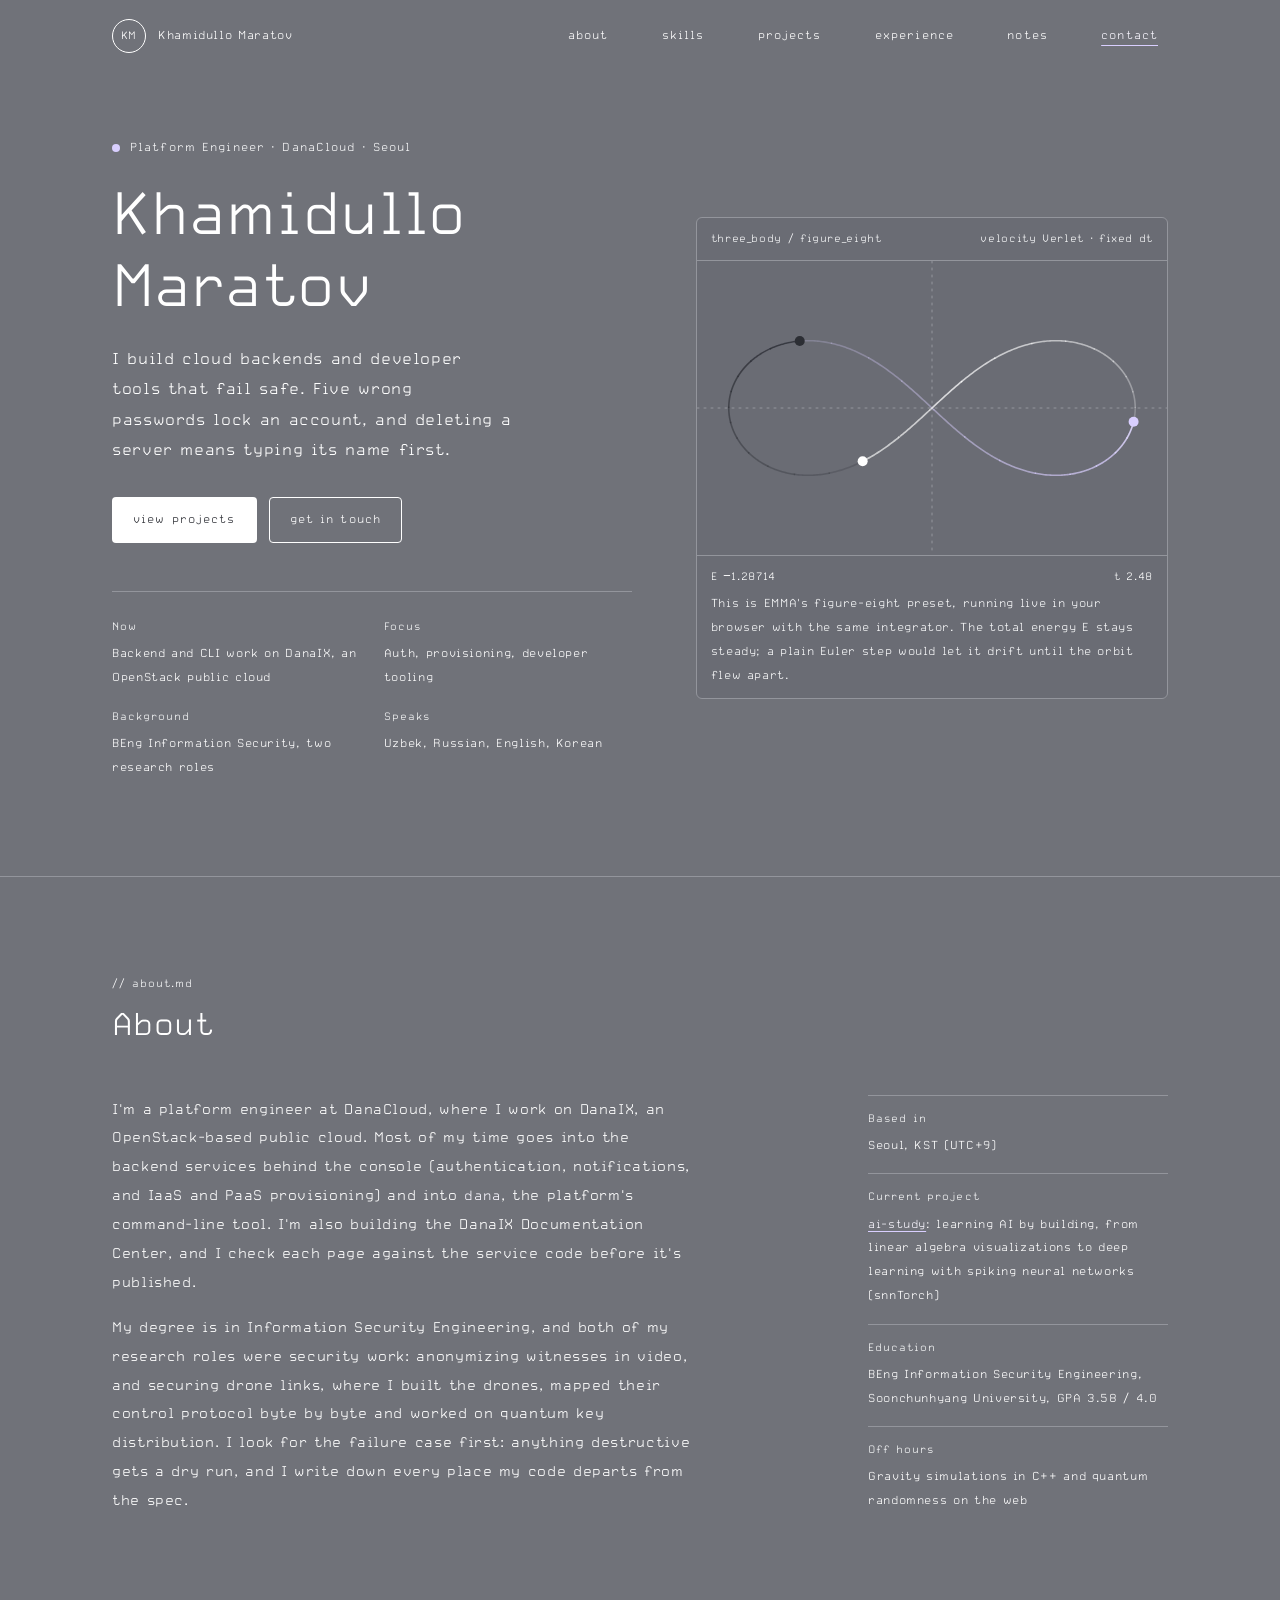
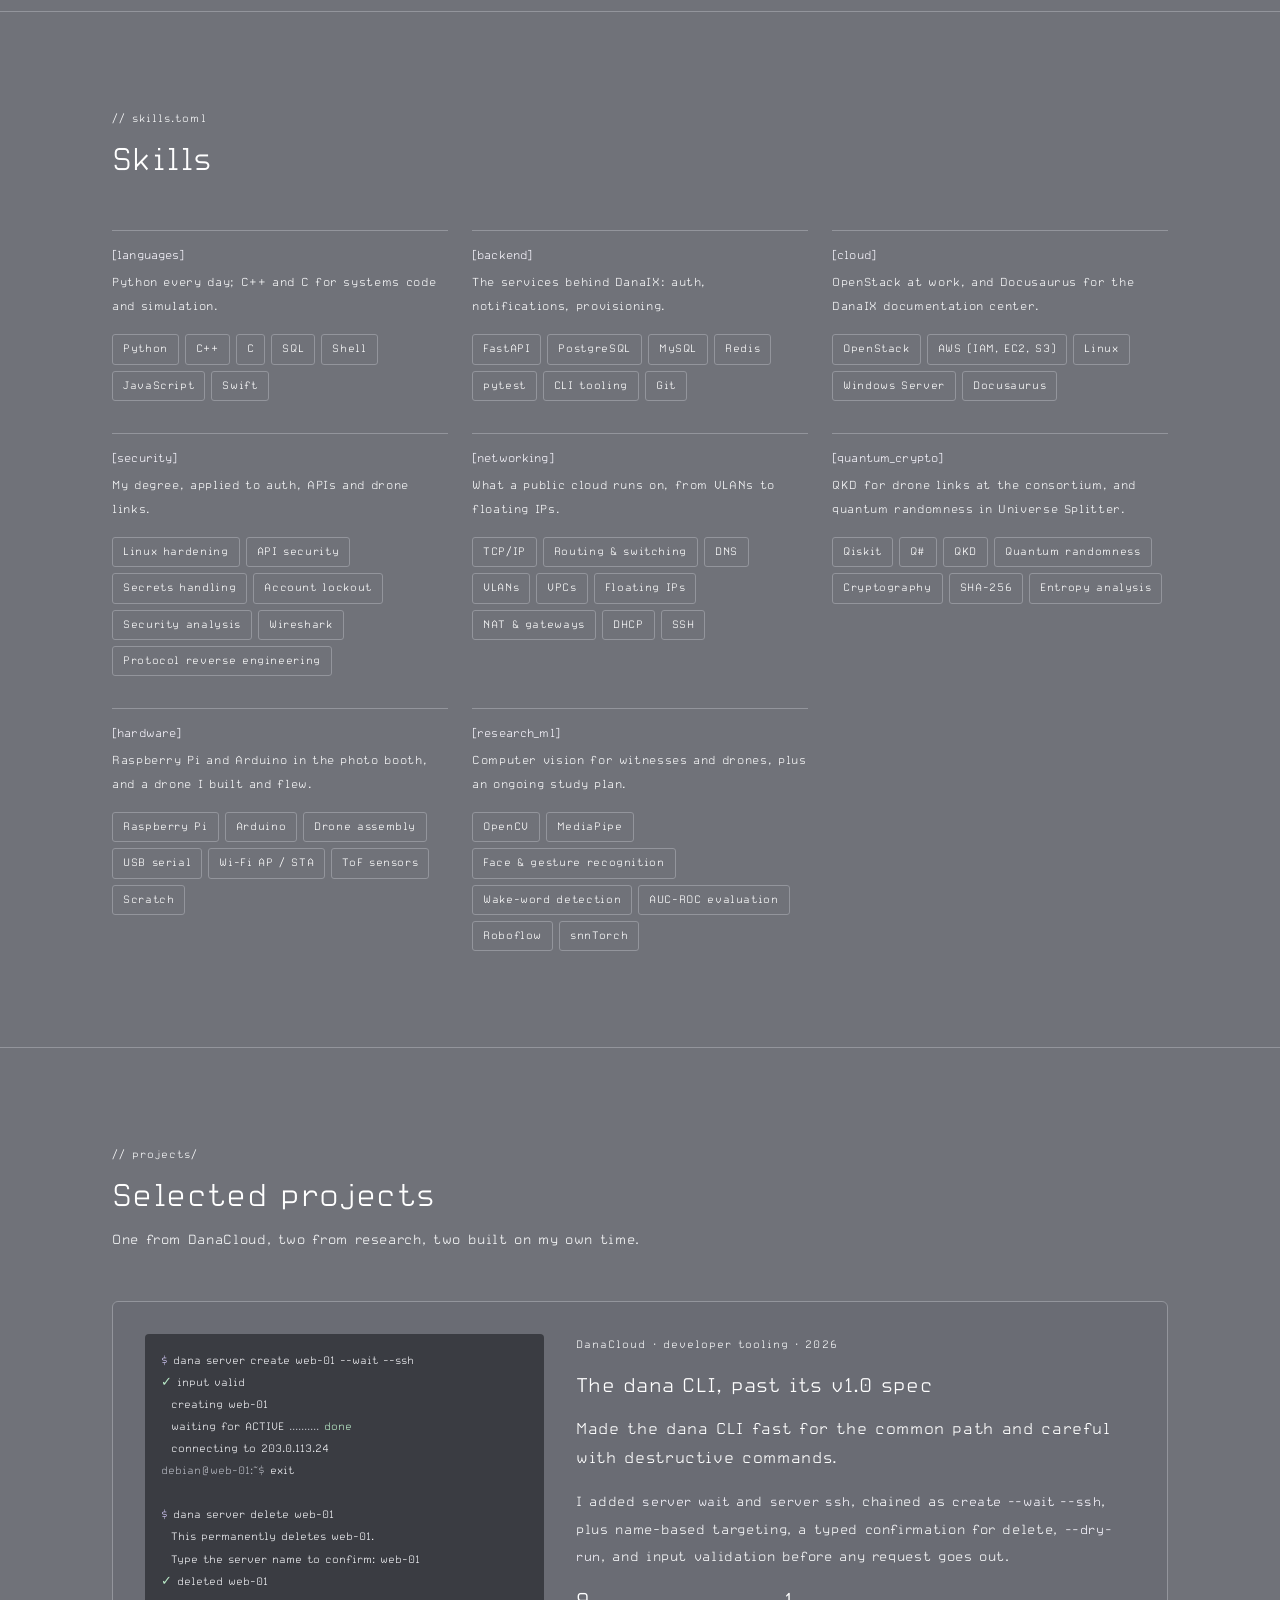
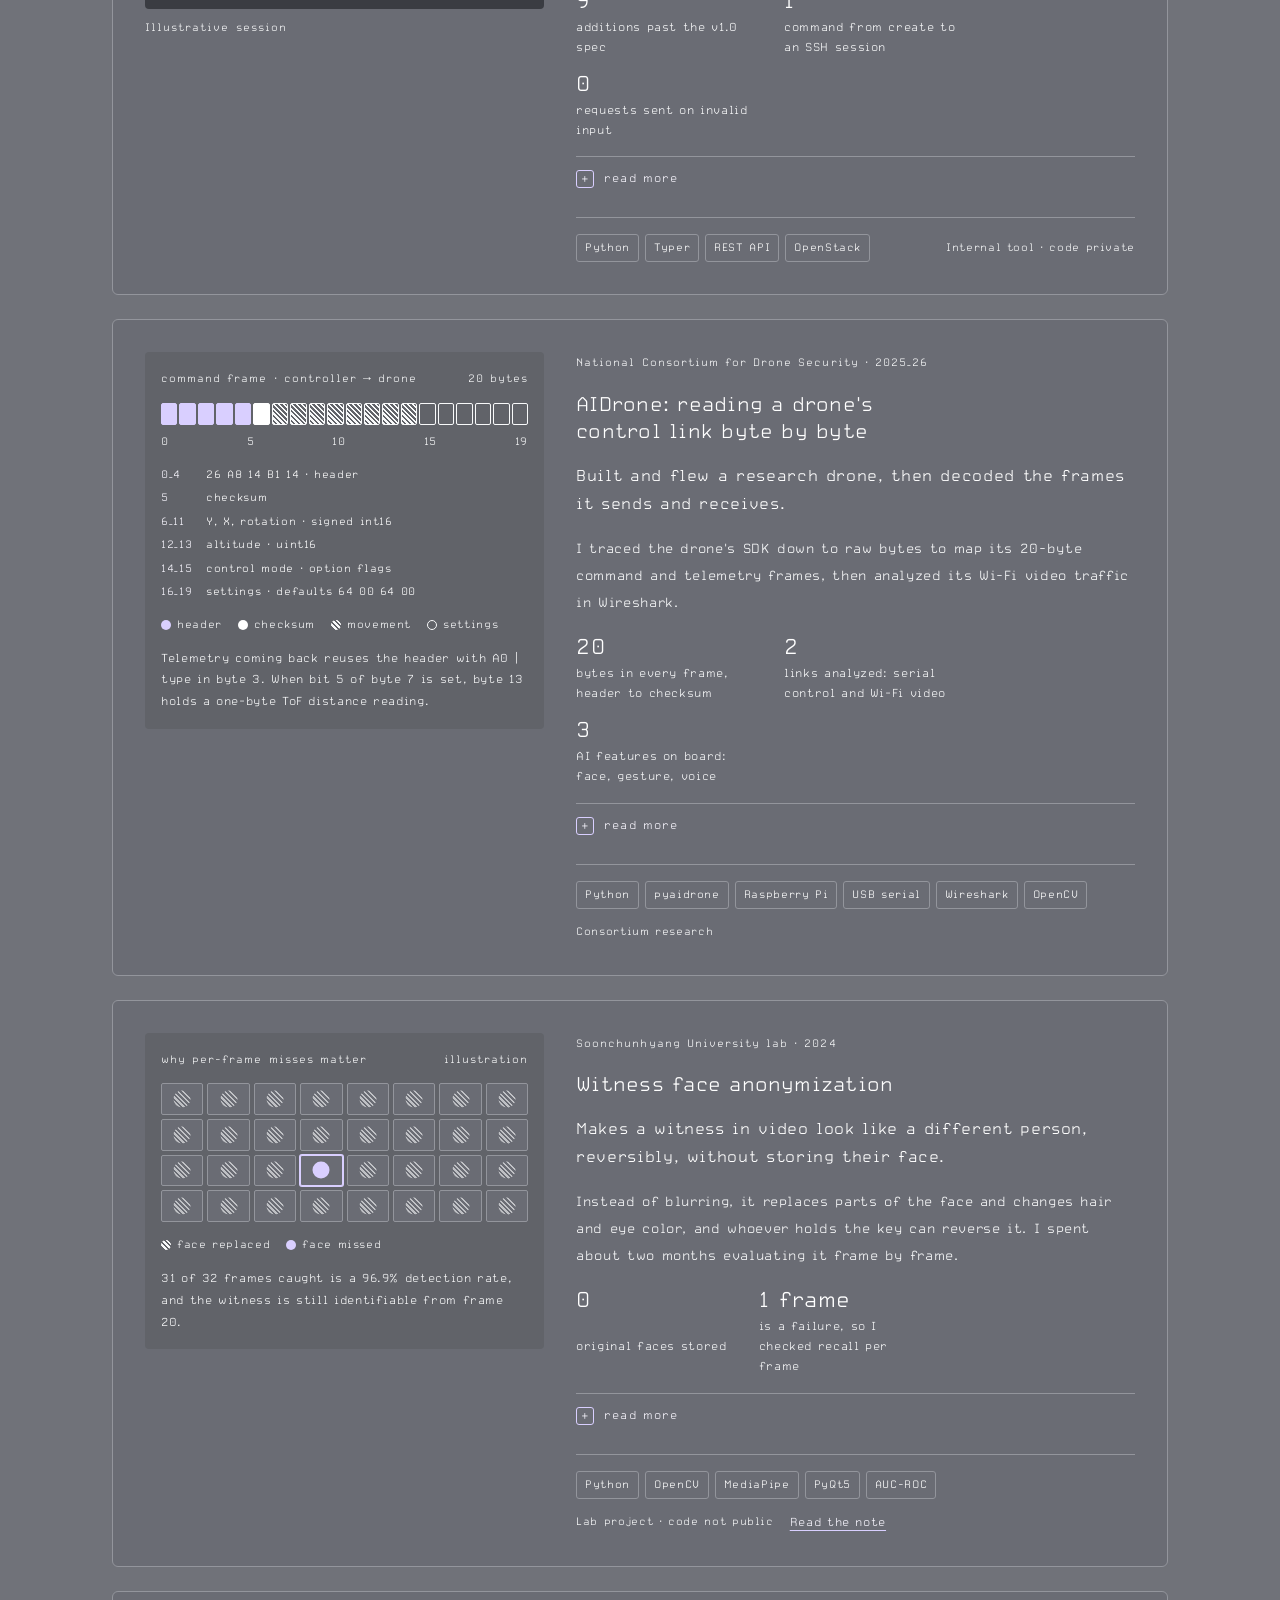
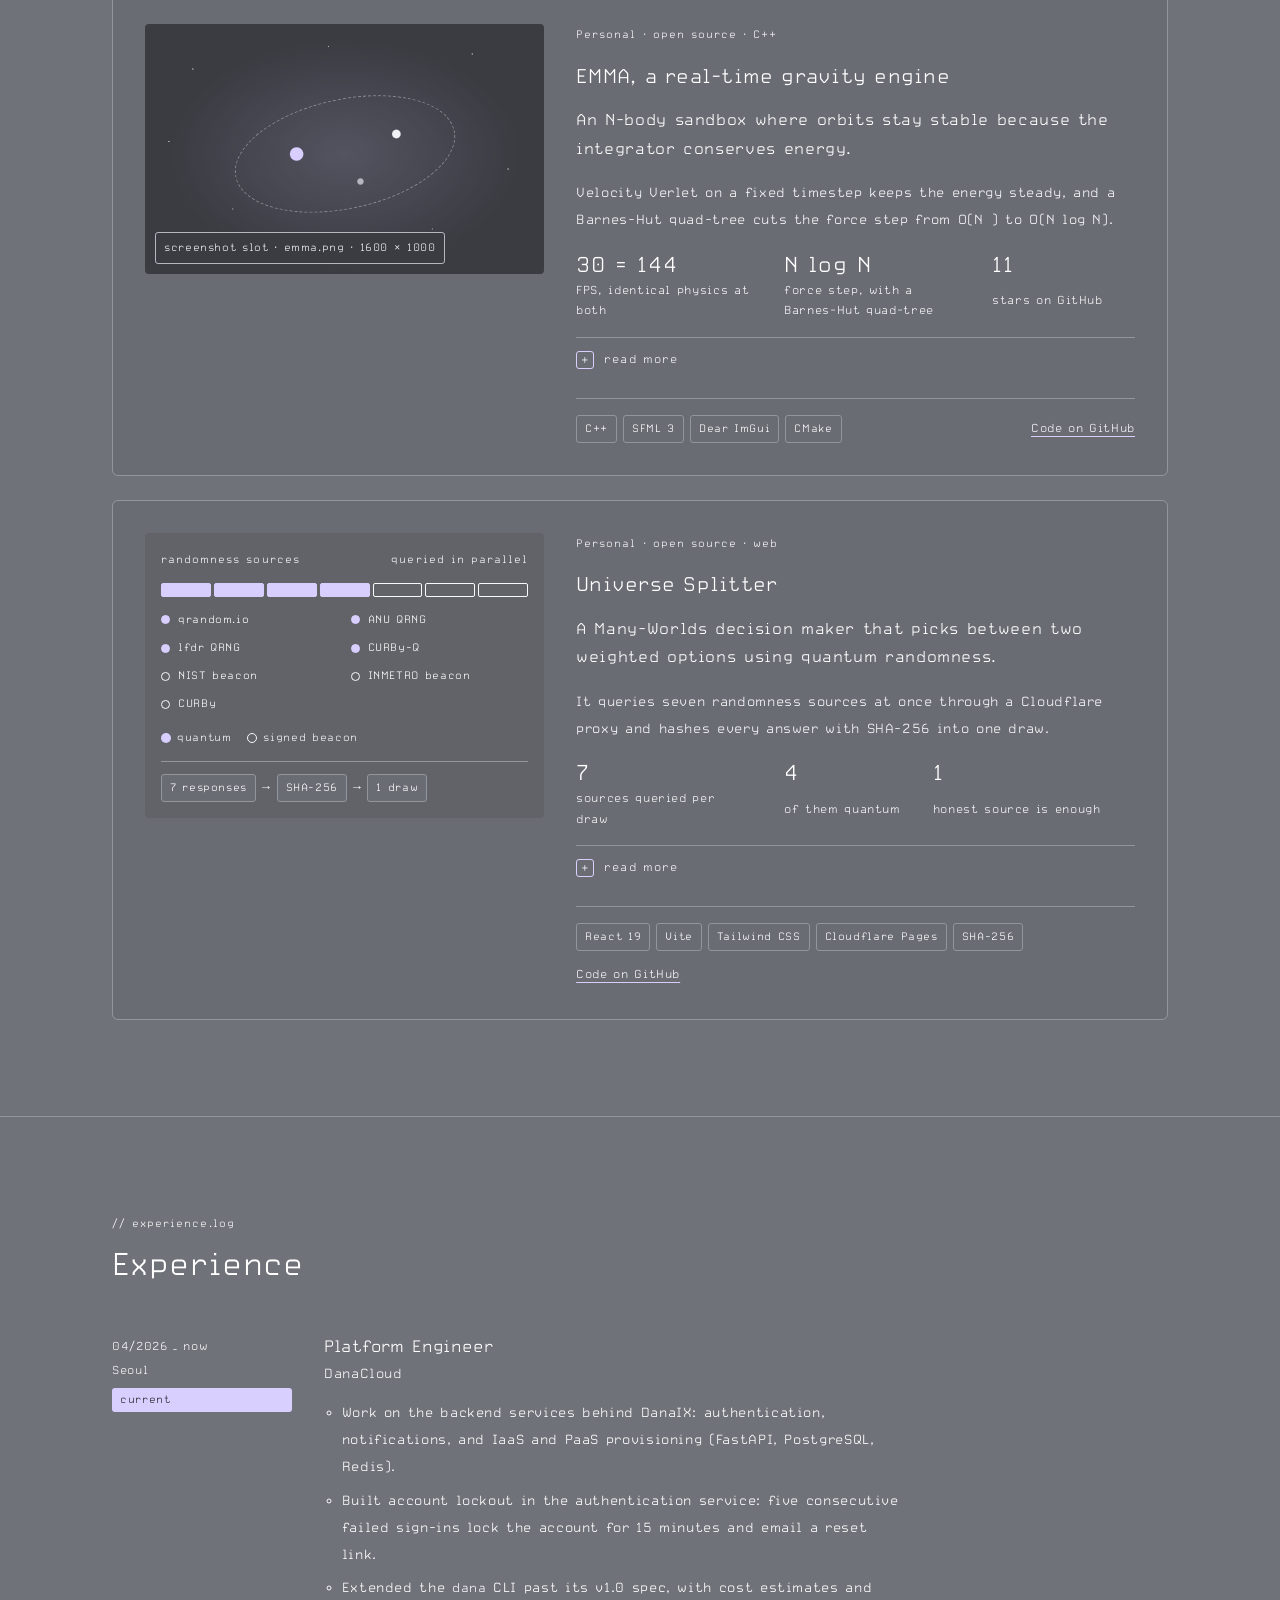
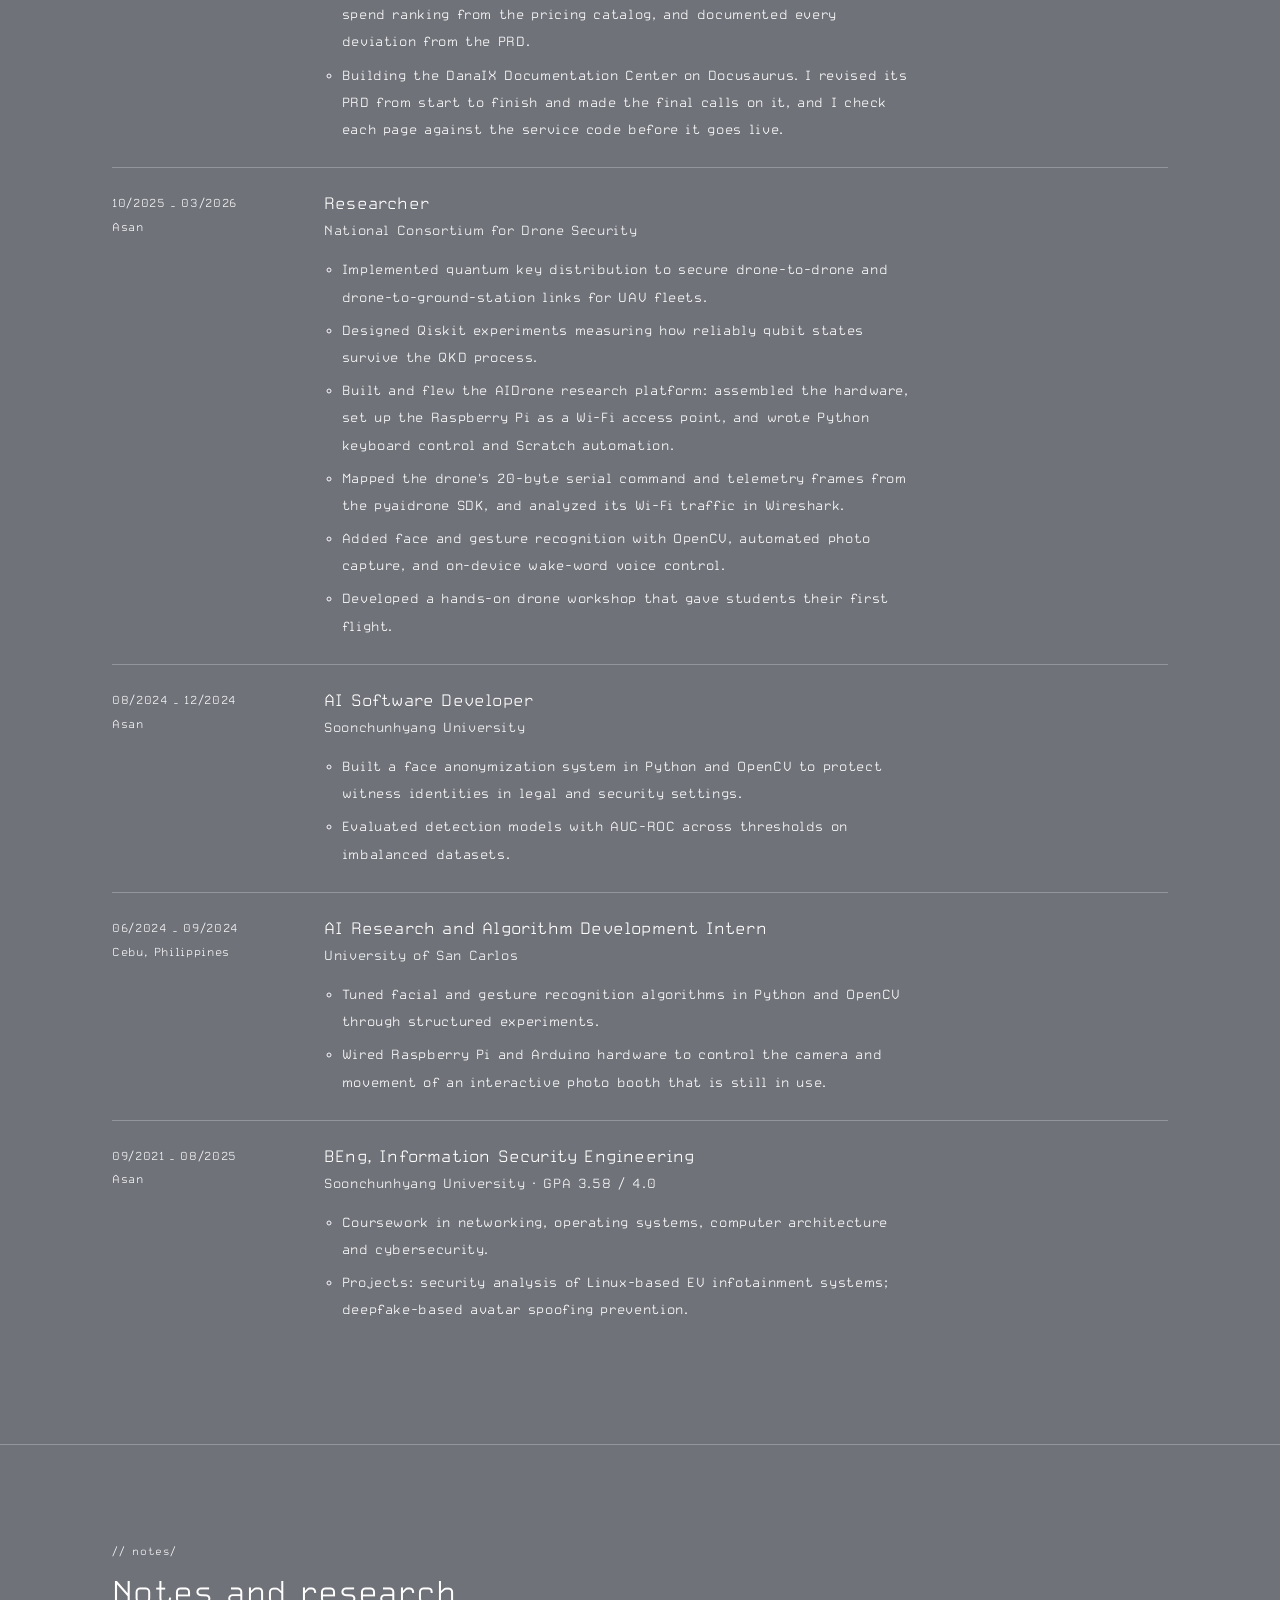
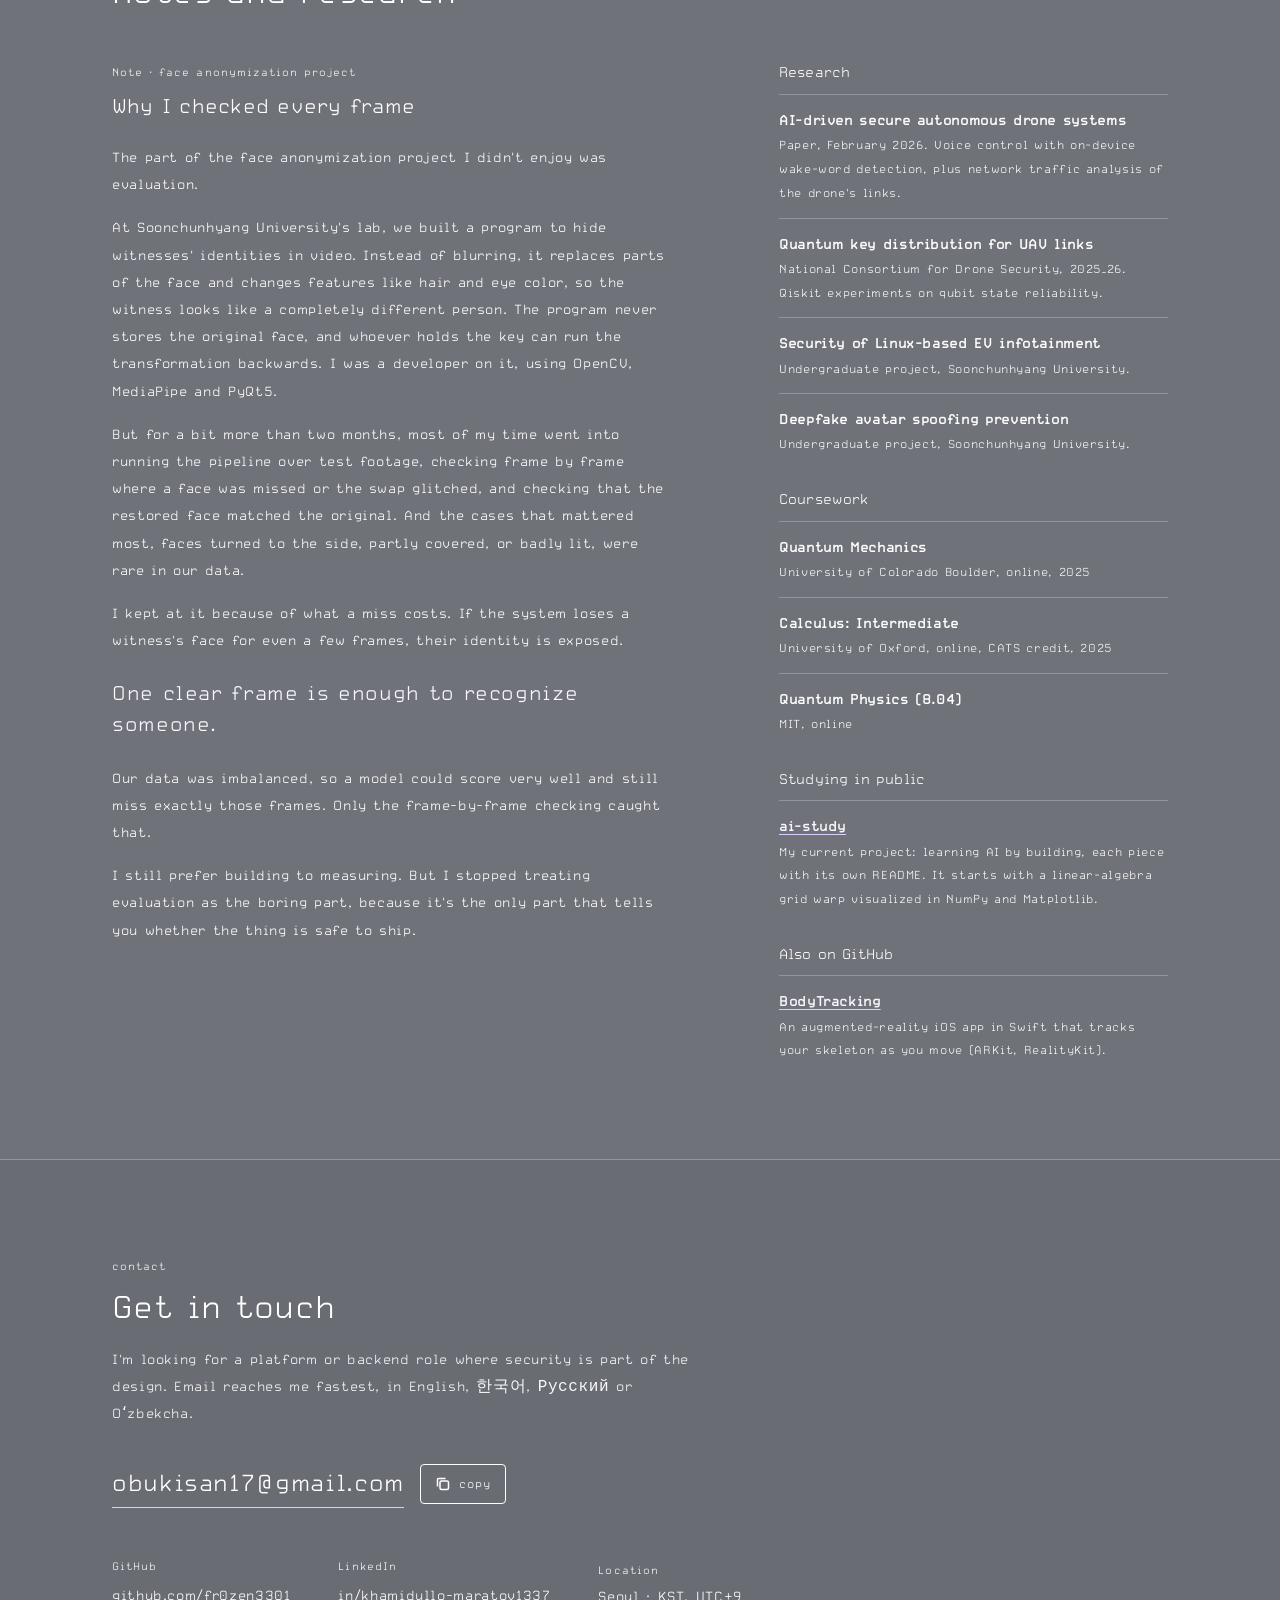
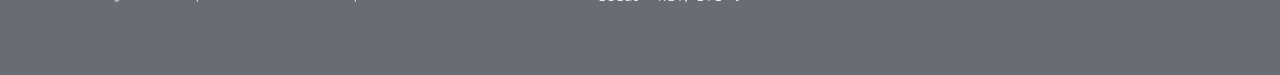
<file: portfolio.html>
<!doctype html>
<html lang="en">
<head>
<meta charset="utf-8">
<meta name="viewport" content="width=device-width, initial-scale=1, viewport-fit=cover">
<title>Khamidullo Maratov</title>
<meta name="description" content="Khamidullo Maratov is a platform engineer in Seoul. He builds backend services, CLI tooling and authentication for an OpenStack-based public cloud and has a background in information security.">
<meta name="theme-color" content="#707279" media="(prefers-color-scheme: light)">
<meta name="theme-color" content="#34363B" media="(prefers-color-scheme: dark)">
<style>
@font-face {
  font-family: "Portfolio";
  src: url("font.ttf") format("truetype");
  font-display: swap;
}
:root {
  --bg: #707279;
  --surface: #6A6C74;
  --panel: #616369;
  --fg: #FFFFFF;
  --muted: #F8F9FA;
  --line: #93959C;
  --accent: #D9CFFF;
  --accent-hover: #E6DFFF;
  --accent-ink: #F9F7FF;
  --on-accent: #26272D;
  --btn: #FFFFFF;
  --btn-hover: #F2EEFF;
  --on-btn: #2C2E34;
  --orbit-3: #2C2E34;
  --term-bg: #3A3C42;
  --term-fg: #F1F2F5;
  --term-dim: #B4B7BF;
  --term-ok: #B8E8C6;

  --font: "Portfolio", ui-monospace, "SFMono-Regular", Menlo, Consolas, "Apple SD Gothic Neo", "Malgun Gothic", monospace;
  --font-display: var(--font);
  --font-body: var(--font);
  --font-mono: var(--font);
  --track: 0.04em;

  --fs-xs: 0.8125rem;
  --fs-sm: 0.875rem;
  --fs-base: 1rem;
  --fs-md: 1.1875rem;
  --fs-lg: 1.5rem;
  --fs-xl: clamp(1.625rem, 1.2rem + 1.7vw, 2.375rem);
  --fs-hero: clamp(2.4rem, 1.1rem + 5.4vw, 4.5rem);

  --s1: 4px; --s2: 8px; --s3: 12px; --s4: 16px; --s5: 24px;
  --s6: 32px; --s7: 48px; --s8: 64px; --s9: 96px;

  --radius: 6px;
  --measure: 65ch;
}
@media (prefers-color-scheme: dark) {
  :root:not([data-theme="light"]) {
    --bg: #34363B; --surface: #2E3034; --panel: #27292D; --fg: #F4F5F7; --muted: #CDD0D6;
    --line: #55575E; --accent: #CBBFFF; --accent-hover: #D9CFFF; --accent-ink: #DCD4FF; --on-accent: #1F2025;
    --btn: #F4F5F7; --btn-hover: #DCD4FF; --on-btn: #26282D; --orbit-3: #9A9DA6;
    --term-bg: #222428; --term-fg: #E6E8EC; --term-dim: #A2A6AE; --term-ok: #A8DDB8;
    color-scheme: dark;
  }
}
:root[data-theme="dark"] {
  --bg: #34363B; --surface: #2E3034; --panel: #27292D; --fg: #F4F5F7; --muted: #CDD0D6;
  --line: #55575E; --accent: #CBBFFF; --accent-hover: #D9CFFF; --accent-ink: #DCD4FF; --on-accent: #1F2025;
  --btn: #F4F5F7; --btn-hover: #DCD4FF; --on-btn: #26282D; --orbit-3: #9A9DA6;
  --term-bg: #222428; --term-fg: #E6E8EC; --term-dim: #A2A6AE; --term-ok: #A8DDB8;
  color-scheme: dark;
}

*, *::before, *::after { box-sizing: border-box; }
html { -webkit-text-size-adjust: 100%; }
@media (prefers-reduced-motion: no-preference) { html { scroll-behavior: smooth; } }
body {
  margin: 0;
  background: var(--bg);
  color: var(--fg);
  font-family: var(--font-body);
  font-size: var(--fs-base);
  line-height: 1.7;
  letter-spacing: var(--track);
  -webkit-font-smoothing: antialiased;
}
body::before {
  content: ""; position: fixed; inset: 0 0 auto; height: env(safe-area-inset-top, 0px);
  z-index: 30; background: var(--bg);
}
::selection { background: var(--accent); color: var(--on-accent); }
a { color: inherit; }
p { margin: 0; }
h1, h2, h3 { margin: 0; font-family: var(--font-display); font-weight: 400; line-height: 1.15; letter-spacing: 0.01em; text-wrap: balance; }
code { font-family: var(--font-mono); font-size: 0.95em; color: var(--accent-ink); }
:focus-visible { outline: 2px solid var(--accent); outline-offset: 3px; border-radius: 3px; }

.skip {
  position: absolute; left: -9999px; top: calc(env(safe-area-inset-top, 0px) + 8px); z-index: 50;
  background: var(--fg); color: var(--bg); padding: 8px 14px; border-radius: 4px; text-decoration: none;
}
.skip:focus { left: max(16px, env(safe-area-inset-left, 0px)); }

.wrap {
  max-width: 1120px;
  margin-inline: auto;
  padding-left: max(16px, env(safe-area-inset-left, 0px));
  padding-right: max(16px, env(safe-area-inset-right, 0px));
}
@media (min-width: 720px) {
  .wrap {
    padding-left: max(32px, env(safe-area-inset-left, 0px));
    padding-right: max(32px, env(safe-area-inset-right, 0px));
  }
}

.label {
  font-family: var(--font-mono);
  font-size: var(--fs-xs);
  letter-spacing: 0.08em;
  color: var(--muted);
}

/* ---------- Top bar ---------- */
.topbar {
  position: sticky;
  top: env(safe-area-inset-top, 0px);
  z-index: 20;
  background: var(--bg);
}
.topbar-inner {
  display: flex; align-items: center; justify-content: space-between;
  gap: var(--s4); min-height: 72px;
}
.brand { display: flex; align-items: center; gap: 12px; text-decoration: none; flex: none; }
.brand-mark {
  display: grid; place-items: center; width: 34px; height: 34px; border-radius: 50%;
  border: 1.5px solid var(--fg); color: var(--fg);
  font-family: var(--font-mono); font-size: 13px; letter-spacing: 0.04em;
}
.brand-name { display: none; font-size: var(--fs-sm); }
@media (min-width: 900px) { .brand-name { display: inline; } }
.nav { min-width: 0; overflow-x: auto; scrollbar-width: none; }
.nav::-webkit-scrollbar { display: none; }
.nav ul { list-style: none; margin: 0; padding: 0; display: flex; gap: 2px; }
@media (min-width: 900px) { .nav ul { gap: clamp(8px, 2.6vw, 40px); } }
.nav a {
  display: block; padding: 8px 10px;
  font-size: var(--fs-sm); letter-spacing: 0.08em; text-transform: lowercase;
  color: var(--fg); text-decoration: none; white-space: nowrap;
}
.nav a:hover { text-decoration: underline; text-decoration-color: var(--accent); text-decoration-thickness: 1px; text-underline-offset: 6px; }
.nav a:focus-visible { outline-offset: -2px; }
.nav a[aria-current="true"] { color: var(--accent-ink); text-decoration: underline; text-decoration-color: var(--accent); text-decoration-thickness: 1px; text-underline-offset: 6px; }

/* ---------- Hero ---------- */
.hero { padding-block: var(--s7) var(--s8); }
.hero-grid { display: grid; gap: var(--s7); align-items: center; }
@media (min-width: 960px) {
  .hero { padding-block: var(--s8) var(--s9); }
  .hero-grid { grid-template-columns: minmax(0, 1.1fr) minmax(0, 1fr); gap: var(--s8); }
}
.hero-copy { min-width: 0; }
.eyebrow {
  display: flex; align-items: center; gap: 10px;
  font-family: var(--font-mono); font-size: var(--fs-sm); letter-spacing: 0.08em; color: var(--muted);
}
.eyebrow::before {
  content: ""; width: 8px; height: 8px; border-radius: 50%; background: var(--accent); flex: none;
}
.hero h1 {
  margin-top: var(--s4);
  font-size: var(--fs-hero);
  letter-spacing: 0;
  line-height: 1;
}
.hero h1 span { display: block; }
.value {
  margin-top: var(--s5);
  max-width: 40ch;
  font-size: var(--fs-md);
  line-height: 1.6;
}
.ctas { display: flex; flex-wrap: wrap; gap: var(--s3); margin-top: var(--s6); }
.btn {
  display: inline-flex; align-items: center; gap: 8px;
  min-height: 46px; padding: 0 20px; border-radius: 4px;
  font-family: var(--font-body); font-size: var(--fs-sm); letter-spacing: 0.08em; text-transform: lowercase;
  text-decoration: none; border: 1px solid transparent; cursor: pointer;
  transition: background-color 0.15s, border-color 0.15s;
}
.btn-primary { background: var(--btn); color: var(--on-btn); }
.btn-primary:hover { background: var(--btn-hover); }
.btn-ghost { background: transparent; color: var(--fg); border-color: var(--fg); }
.btn-ghost:hover { background: rgba(255, 255, 255, 0.1); }
.btn svg { width: 16px; height: 16px; flex: none; }
.facts {
  display: grid; grid-template-columns: repeat(2, minmax(0, 1fr));
  gap: var(--s4) var(--s5); margin: var(--s7) 0 0; padding-top: var(--s5);
  border-top: 1px solid var(--line);
}
.facts div { min-width: 0; }
.facts dd { margin: 4px 0 0; font-size: var(--fs-sm); }

.orbit {
  margin: 0; min-width: 0;
  background: var(--surface); border: 1px solid var(--line); border-radius: var(--radius);
  overflow: hidden;
}
.orbit-head, .orbit-foot {
  display: flex; flex-wrap: wrap; justify-content: space-between; gap: 4px 16px;
  padding: 10px 14px; font-family: var(--font-mono); font-size: var(--fs-xs); color: var(--muted);
}
.orbit-head { border-bottom: 1px solid var(--line); }
.orbit-foot { border-top: 1px solid var(--line); }
.orbit canvas { display: block; width: 100%; max-width: 100%; aspect-ratio: 16 / 10; }
.orbit output { color: var(--fg); font-variant-numeric: tabular-nums; }
.orbit-note { flex-basis: 100%; font-family: var(--font-body); font-size: var(--fs-sm); color: var(--muted); }

/* ---------- Sections ---------- */
.section { padding-block: var(--s8); border-top: 1px solid var(--line); scroll-margin-top: 72px; }
@media (min-width: 720px) { .section { padding-block: var(--s9); } }
.section-head { display: grid; gap: var(--s2); margin-bottom: var(--s6); }
@media (min-width: 720px) { .section-head { margin-bottom: var(--s7); } }
.section-head .label::before { content: "// "; content: "// " / ""; }
.section-head h2 { font-size: var(--fs-xl); }
.lede { max-width: var(--measure); color: var(--muted); }

/* About */
.about-grid { display: grid; gap: var(--s7); }
@media (min-width: 960px) { .about-grid { grid-template-columns: minmax(0, 1fr) 300px; gap: var(--s8); } }
.about-text { display: grid; gap: var(--s4); max-width: var(--measure); font-size: 1.0625rem; }
.side-facts { margin: 0; display: grid; gap: var(--s4); align-content: start; }
.side-facts div { padding-top: var(--s3); border-top: 1px solid var(--line); }
.side-facts dd { margin: 4px 0 0; font-size: var(--fs-sm); }
.side-facts a { color: var(--accent-ink); text-decoration-color: var(--accent); text-decoration-thickness: 1px; text-underline-offset: 3px; }

/* Skills */
.skills { display: grid; gap: var(--s6) var(--s5); }
@media (min-width: 640px) { .skills { grid-template-columns: repeat(2, minmax(0, 1fr)); } }
@media (min-width: 1000px) { .skills { grid-template-columns: repeat(3, minmax(0, 1fr)); } }
.skill-group { display: grid; gap: var(--s2); align-content: start; padding-top: var(--s4); border-top: 1px solid var(--line); min-width: 0; }
.toml { font-family: var(--font-mono); font-size: var(--fs-sm); color: var(--accent-ink); }
.skill-note { font-size: var(--fs-sm); color: var(--muted); }
.chips { list-style: none; margin: var(--s2) 0 0; padding: 0; display: flex; flex-wrap: wrap; gap: 6px; }
.chips li { font-size: var(--fs-xs); padding: 3px 10px; border-radius: 3px; border: 1px solid var(--line); }

/* Projects */
.projects { display: grid; gap: var(--s5); }
.project {
  display: grid; gap: var(--s5);
  background: var(--surface); border: 1px solid var(--line); border-radius: var(--radius);
  padding: var(--s4); scroll-margin-top: 88px;
}
@media (min-width: 640px) { .project { padding: var(--s5); } }
@media (min-width: 960px) {
  .project { grid-template-columns: minmax(0, 5fr) minmax(0, 7fr); gap: var(--s6); padding: var(--s6); }
}
.project-visual { display: grid; gap: var(--s3); align-content: start; min-width: 0; }
.project-body { display: grid; gap: var(--s4); align-content: start; min-width: 0; }
.project-title { font-size: var(--fs-lg); }
.project-result { font-size: var(--fs-md); line-height: 1.5; }
.record { margin: 0; display: grid; gap: var(--s4); }
.record > div { display: grid; gap: 2px; }
@media (min-width: 720px) { .record > div { grid-template-columns: 92px minmax(0, 1fr); gap: var(--s4); } }
.record dt {
  padding-top: 2px; font-family: var(--font-mono); font-size: var(--fs-xs);
  letter-spacing: 0.08em; text-transform: lowercase; color: var(--muted);
}
.record dd { margin: 0; }
.record .outcome dt { color: var(--accent-ink); }
.metrics { display: flex; flex-wrap: wrap; gap: var(--s3) var(--s6); margin-top: var(--s3); }
.metric { display: grid; gap: 2px; min-width: 0; }
.metric b {
  font-family: var(--font-display); font-size: 1.625rem; font-weight: 400;
  line-height: 1.1; font-variant-numeric: tabular-nums;
}
.metric span { max-width: 22ch; font-size: var(--fs-sm); line-height: 1.45; color: var(--muted); }
.project-body > .metrics { margin-top: 0; }
.project-how { color: var(--muted); }

/* Read more: the short version shows; the full Problem / Approach / Outcome opens on tap */
.more { border-top: 1px solid var(--line); }
.more summary {
  display: flex; align-items: center; gap: 10px; min-height: 44px; cursor: pointer; list-style: none;
  font-family: var(--font-mono); font-size: var(--fs-sm); letter-spacing: 0.08em; text-transform: lowercase; color: var(--accent-ink);
}
.more summary::-webkit-details-marker { display: none; }
.more summary::before {
  content: "+"; display: grid; place-items: center; width: 18px; height: 18px; flex: none;
  border: 1px solid var(--accent); border-radius: 3px; line-height: 1;
}
.more[open] summary::before { content: "−"; }
.more[open] .more-open, .more:not([open]) .more-close { display: none; }
.more .record { margin: var(--s2) 0 var(--s3); }
.project-foot {
  display: flex; flex-wrap: wrap; align-items: center; justify-content: space-between;
  gap: var(--s3); padding-top: var(--s4); border-top: 1px solid var(--line);
}
.badges { list-style: none; margin: 0; padding: 0; display: flex; flex-wrap: wrap; gap: 6px; }
.badges li {
  font-family: var(--font-mono); font-size: var(--fs-xs); padding: 2px 8px;
  border: 1px solid var(--line); border-radius: 3px;
}
.project-links { display: flex; flex-wrap: wrap; gap: var(--s4); font-size: var(--fs-sm); }
.project-links a {
  color: var(--accent-ink); text-decoration: underline; text-decoration-color: var(--accent);
  text-decoration-thickness: 1px; text-underline-offset: 4px;
}
.private { font-family: var(--font-mono); font-size: var(--fs-xs); color: var(--muted); }

/* Visual panels */
.viz { display: grid; gap: var(--s3); padding: var(--s4); border-radius: 4px; background: var(--panel); min-width: 0; }
.viz-head { display: flex; flex-wrap: wrap; justify-content: space-between; gap: 4px 12px; }
.viz-note { font-size: var(--fs-sm); color: var(--muted); line-height: 1.55; }

.term-fig { margin: 0; display: grid; gap: var(--s2); min-width: 0; }
.term {
  margin: 0; padding: var(--s4); border-radius: 4px; overflow-x: auto;
  background: var(--term-bg); color: var(--term-fg);
  font-family: var(--font-mono); font-size: 13px; line-height: 1.7; letter-spacing: 0; white-space: pre;
}
.term .p { color: var(--accent); }
.term .d { color: var(--term-dim); }
.term .ok { color: var(--term-ok); }

.frames { display: grid; grid-template-columns: repeat(8, minmax(0, 1fr)); gap: 4px; }
.f {
  position: relative; aspect-ratio: 4 / 3; max-width: 100%; border-radius: 2px;
  background: var(--surface); border: 1px solid var(--line);
}
.f::after {
  content: ""; position: absolute; left: 50%; top: 50%; width: 42%; aspect-ratio: 1;
  transform: translate(-50%, -50%); border-radius: 50%;
  background: repeating-linear-gradient(45deg, var(--muted) 0 1.5px, transparent 1.5px 3.5px);
  opacity: 0.6;
}
.f.miss { border-color: var(--accent); box-shadow: 0 0 0 1px var(--accent); }
.f.miss::after { background: var(--accent); opacity: 1; }
.legend { display: flex; flex-wrap: wrap; gap: 6px 16px; font-family: var(--font-mono); font-size: 13px; color: var(--muted); }
.legend span { display: inline-flex; align-items: center; gap: 6px; }
.legend i { display: inline-block; width: 10px; height: 10px; border-radius: 50%; }
.legend .k-anon { background: repeating-linear-gradient(45deg, var(--muted) 0 1.5px, transparent 1.5px 3.5px); }
.legend .k-miss { background: var(--accent); }
.legend .k-q { background: var(--accent); }
.legend .k-c { border: 1.5px solid var(--muted); }

.shot {
  position: relative; aspect-ratio: 16 / 10; max-width: 100%; border-radius: 4px; overflow: hidden;
  background:
    radial-gradient(circle at 38% 52%, var(--accent) 0 2.2%, transparent 2.6%),
    radial-gradient(circle at 63% 44%, var(--term-fg) 0 1.3%, transparent 1.7%),
    radial-gradient(circle at 54% 63%, var(--term-dim) 0 1%, transparent 1.4%),
    radial-gradient(1px 1px at 12% 18%, var(--term-fg), transparent),
    radial-gradient(1px 1px at 82% 12%, var(--term-fg), transparent),
    radial-gradient(1px 1px at 72% 82%, var(--term-dim), transparent),
    radial-gradient(1px 1px at 22% 74%, var(--term-dim), transparent),
    radial-gradient(1px 1px at 91% 58%, var(--term-fg), transparent),
    radial-gradient(1px 1px at 46% 9%, var(--term-dim), transparent),
    radial-gradient(1px 1px at 6% 47%, var(--term-fg), transparent),
    radial-gradient(ellipse at 50% 52%, color-mix(in srgb, var(--accent) 16%, transparent), transparent 62%),
    var(--term-bg);
}
.shot::before {
  content: ""; position: absolute; left: 22%; top: 30%; width: 56%; height: 44%;
  border: 1px dashed var(--term-dim); border-radius: 50%; transform: rotate(-12deg); opacity: 0.6;
}
.shot-label {
  position: absolute; left: 10px; bottom: 10px; right: 10px; width: fit-content; max-width: calc(100% - 20px);
  padding: 4px 8px; border-radius: 3px; background: var(--term-bg); color: var(--term-fg);
  border: 1px solid var(--term-dim); font-family: var(--font-mono); font-size: 13px;
}

.seg-bar { display: grid; grid-template-columns: repeat(7, minmax(0, 1fr)); gap: 3px; height: 14px; }
.seg-bar span { border-radius: 2px; border: 1.5px solid var(--muted); }
.seg-bar .q { background: var(--accent); border-color: var(--accent); }
.source-list {
  list-style: none; margin: 0; padding: 0; display: grid; grid-template-columns: repeat(2, minmax(0, 1fr));
  gap: 6px 12px; font-family: var(--font-mono); font-size: 13px;
}
.source-list li { display: flex; align-items: center; gap: 8px; min-width: 0; overflow-wrap: anywhere; }
.source-list li::before {
  content: ""; width: 9px; height: 9px; border-radius: 50%; flex: none; border: 1.5px solid var(--muted);
}
.source-list li.q::before { background: var(--accent); border-color: var(--accent); }
.pipe {
  display: flex; flex-wrap: wrap; align-items: center; gap: 6px; padding-top: var(--s3);
  border-top: 1px solid var(--line); font-family: var(--font-mono); font-size: 13px;
}
.pipe b { font-weight: 400; padding: 2px 8px; border-radius: 3px; background: var(--surface); border: 1px solid var(--line); }
.pipe span { color: var(--muted); }

.bytes { display: grid; grid-template-columns: repeat(20, minmax(0, 1fr)); gap: 2px; height: 22px; }
.bytes span { border-radius: 2px; border: 1.5px solid var(--muted); }
.bytes .h { background: var(--accent); border-color: var(--accent); }
.bytes .k { background: var(--fg); border-color: var(--fg); }
.bytes .v { background: repeating-linear-gradient(45deg, var(--muted) 0 1.5px, transparent 1.5px 3.5px); }
.bytes-scale {
  display: flex; justify-content: space-between; margin-top: -6px;
  font-family: var(--font-mono); font-size: 13px; color: var(--muted); font-variant-numeric: tabular-nums;
}
.fieldmap {
  margin: 0; display: grid; grid-template-columns: auto minmax(0, 1fr); gap: 4px 14px;
  font-family: var(--font-mono); font-size: 13px; line-height: 1.5;
}
.fieldmap dt { color: var(--accent-ink); font-variant-numeric: tabular-nums; white-space: nowrap; }
.fieldmap dd { margin: 0; min-width: 0; overflow-wrap: anywhere; }
.legend .k-hd { background: var(--accent); }
.legend .k-ck { background: var(--fg); }
.legend .k-mv { background: repeating-linear-gradient(45deg, var(--muted) 0 1.5px, transparent 1.5px 3.5px); }

/* Experience */
.timeline { list-style: none; margin: 0; padding: 0; display: grid; }
.entry { display: grid; gap: var(--s2); padding-block: var(--s5); border-top: 1px solid var(--line); }
.entry:first-child { border-top: 0; padding-top: 0; }
@media (min-width: 720px) { .entry { grid-template-columns: 180px minmax(0, 1fr); gap: var(--s6); } }
.when { font-family: var(--font-mono); font-size: var(--fs-sm); color: var(--muted); font-variant-numeric: tabular-nums; }
.when span { display: block; }
.now-chip {
  display: inline-block; margin-top: 6px; padding: 1px 8px; border-radius: 3px;
  background: var(--accent); color: var(--on-accent); font-size: 13px;
}
.entry-body { min-width: 0; }
.entry h3 { font-size: 1.25rem; }
.org { margin-top: 2px; color: var(--muted); }
.entry ul { margin: var(--s3) 0 0; padding-left: 1.1em; display: grid; gap: 6px; max-width: var(--measure); }
.entry li::marker { color: var(--accent-ink); }

/* Notes */
.notes-grid { display: grid; gap: var(--s7); }
@media (min-width: 960px) { .notes-grid { grid-template-columns: minmax(0, 1.55fr) minmax(0, 1fr); gap: var(--s8); } }
.essay { max-width: 62ch; min-width: 0; }
.essay h3 { margin-top: var(--s2); font-size: var(--fs-lg); }
.essay-body { display: grid; gap: var(--s4); margin-top: var(--s5); }
.pull {
  margin-block: var(--s2); font-family: var(--font-display);
  font-size: 1.5rem; line-height: 1.3; color: var(--accent-ink);
}
.side { display: grid; gap: var(--s6); align-content: start; min-width: 0; }
.side h3 { font-size: 1.0625rem; }
.side ul { list-style: none; margin: var(--s3) 0 0; padding: 0; display: grid; gap: var(--s3); }
.side li { padding-top: var(--s3); border-top: 1px solid var(--line); font-size: var(--fs-sm); }
.side li strong { display: block; font-size: var(--fs-base); font-weight: 600; }
.side li span { color: var(--muted); }
.side a { color: var(--accent-ink); text-decoration-color: var(--accent); text-decoration-thickness: 1px; text-underline-offset: 3px; }

/* Contact */
.contact { background: var(--surface); border-top: 1px solid var(--line); scroll-margin-top: 72px; }
.contact-inner { padding-block: var(--s8); }
@media (min-width: 720px) { .contact-inner { padding-block: var(--s9) var(--s8); } }
.contact h2 { margin-top: var(--s2); font-size: var(--fs-xl); max-width: 22ch; }
.contact .lede { margin-top: var(--s4); }
.email-row { display: flex; flex-wrap: wrap; align-items: center; gap: var(--s3) var(--s4); margin-top: var(--s6); }
.email {
  font-family: var(--font-display);
  font-size: clamp(1.125rem, 0.9rem + 1.4vw, 1.75rem); overflow-wrap: anywhere;
  text-decoration: none; border-bottom: 1px solid var(--accent);
}
.copy-btn { min-height: 40px; padding: 0 14px; font-size: var(--fs-sm); }
.socials { display: flex; flex-wrap: wrap; gap: var(--s4) var(--s7); margin-top: var(--s7); }
.socials a { display: grid; gap: 2px; text-decoration: none; }
.socials a:hover .v { text-decoration: underline; text-decoration-color: var(--accent); text-underline-offset: 3px; }
.socials .v { overflow-wrap: anywhere; }

@media (prefers-reduced-motion: reduce) {
  * { transition: none !important; }
}
</style>
</head>
<body>

<a class="skip" href="#main">Skip to content</a>

<header class="topbar">
  <div class="wrap topbar-inner">
    <a class="brand" href="#top" aria-label="Khamidullo Maratov, back to top">
      <span class="brand-mark" aria-hidden="true">KM</span>
      <span class="brand-name">Khamidullo Maratov</span>
    </a>
    <nav class="nav" aria-label="Sections">
      <ul>
        <li><a href="#about">About</a></li>
        <li><a href="#skills">Skills</a></li>
        <li><a href="#projects">Projects</a></li>
        <li><a href="#experience">Experience</a></li>
        <li><a href="#notes">Notes</a></li>
        <li><a href="#contact">Contact</a></li>
      </ul>
    </nav>
  </div>
</header>

<main id="main">
  <section class="hero" id="top" aria-labelledby="hero-title">
    <div class="wrap hero-grid">
      <div class="hero-copy">
        <p class="eyebrow">Platform Engineer · DanaCloud · Seoul</p>
        <h1 id="hero-title"><span>Khamidullo</span><span>Maratov</span></h1>
        <p class="value">I build cloud backends and developer tools that fail safe. Five wrong passwords lock an account, and deleting a server means typing its name first.</p>
        <div class="ctas">
          <a class="btn btn-primary" href="#projects">View projects</a>
          <a class="btn btn-ghost" href="#contact">Get in touch</a>
        </div>
        <dl class="facts">
          <div><dt class="label">Now</dt><dd>Backend and CLI work on DanaIX, an OpenStack public cloud</dd></div>
          <div><dt class="label">Focus</dt><dd>Auth, provisioning, developer tooling</dd></div>
          <div><dt class="label">Background</dt><dd>BEng Information Security, two research roles</dd></div>
          <div><dt class="label">Speaks</dt><dd>Uzbek, Russian, English, Korean</dd></div>
        </dl>
      </div>

      <figure class="orbit">
        <div class="orbit-head"><span>three_body / figure_eight</span><span>velocity Verlet · fixed dt</span></div>
        <canvas id="orbit" role="img" aria-label="Three bodies tracing a figure-eight orbit, simulated live in the browser"></canvas>
        <figcaption class="orbit-foot">
          <span>E <output id="energy">−1.28714</output></span>
          <span>t <output id="simtime">0.00</output></span>
          <span class="orbit-note">This is EMMA's figure-eight preset, running live in your browser with the same integrator. The total energy E stays steady; a plain Euler step would let it drift until the orbit flew apart.</span>
        </figcaption>
      </figure>
    </div>
  </section>

  <section class="section" id="about" aria-labelledby="about-title">
    <div class="wrap">
      <div class="section-head">
        <p class="label">about.md</p>
        <h2 id="about-title">About</h2>
      </div>
      <div class="about-grid">
        <div class="about-text">
          <p>I'm a platform engineer at DanaCloud, where I work on DanaIX, an OpenStack-based public cloud. Most of my time goes into the backend services behind the console (authentication, notifications, and IaaS and PaaS provisioning) and into <code>dana</code>, the platform's command-line tool. I'm also building the DanaIX Documentation Center, and I check each page against the service code before it's published.</p>
          <p>My degree is in Information Security Engineering, and both of my research roles were security work: anonymizing witnesses in video, and securing drone links, where I built the drones, mapped their control protocol byte by byte and worked on quantum key distribution. I look for the failure case first: anything destructive gets a dry run, and I write down every place my code departs from the spec.</p>
        </div>
        <dl class="side-facts">
          <div><dt class="label">Based in</dt><dd>Seoul, KST (UTC+9)</dd></div>
          <div><dt class="label">Current project</dt><dd><a href="https://github.com/fr0zen3301/ai-study" target="_blank" rel="noopener">ai-study</a>: learning AI by building, from linear algebra visualizations to deep learning with spiking neural networks (snnTorch)</dd></div>
          <div><dt class="label">Education</dt><dd>BEng Information Security Engineering, Soonchunhyang University, GPA 3.58 / 4.0</dd></div>
          <div><dt class="label">Off hours</dt><dd>Gravity simulations in C++ and quantum randomness on the web</dd></div>
        </dl>
      </div>
    </div>
  </section>

  <section class="section" id="skills" aria-labelledby="skills-title">
    <div class="wrap">
      <div class="section-head">
        <p class="label">skills.toml</p>
        <h2 id="skills-title">Skills</h2>
      </div>
      <div class="skills">
        <section class="skill-group" aria-labelledby="sg-lang">
          <h3 id="sg-lang" class="toml">[languages]</h3>
          <p class="skill-note">Python every day; C++ and C for systems code and simulation.</p>
          <ul class="chips"><li>Python</li><li>C++</li><li>C</li><li>SQL</li><li>Shell</li><li>JavaScript</li><li>Swift</li></ul>
        </section>
        <section class="skill-group" aria-labelledby="sg-backend">
          <h3 id="sg-backend" class="toml">[backend]</h3>
          <p class="skill-note">The services behind DanaIX: auth, notifications, provisioning.</p>
          <ul class="chips"><li>FastAPI</li><li>PostgreSQL</li><li>MySQL</li><li>Redis</li><li>pytest</li><li>CLI tooling</li><li>Git</li></ul>
        </section>
        <section class="skill-group" aria-labelledby="sg-cloud">
          <h3 id="sg-cloud" class="toml">[cloud]</h3>
          <p class="skill-note">OpenStack at work, and Docusaurus for the DanaIX documentation center.</p>
          <ul class="chips"><li>OpenStack</li><li>AWS (IAM, EC2, S3)</li><li>Linux</li><li>Windows Server</li><li>Docusaurus</li></ul>
        </section>
        <section class="skill-group" aria-labelledby="sg-sec">
          <h3 id="sg-sec" class="toml">[security]</h3>
          <p class="skill-note">My degree, applied to auth, APIs and drone links.</p>
          <ul class="chips"><li>Linux hardening</li><li>API security</li><li>Secrets handling</li><li>Account lockout</li><li>Security analysis</li><li>Wireshark</li><li>Protocol reverse engineering</li></ul>
        </section>
        <section class="skill-group" aria-labelledby="sg-net">
          <h3 id="sg-net" class="toml">[networking]</h3>
          <p class="skill-note">What a public cloud runs on, from VLANs to floating IPs.</p>
          <ul class="chips"><li>TCP/IP</li><li>Routing &amp; switching</li><li>DNS</li><li>VLANs</li><li>VPCs</li><li>Floating IPs</li><li>NAT &amp; gateways</li><li>DHCP</li><li>SSH</li></ul>
        </section>
        <section class="skill-group" aria-labelledby="sg-quantum">
          <h3 id="sg-quantum" class="toml">[quantum_crypto]</h3>
          <p class="skill-note">QKD for drone links at the consortium, and quantum randomness in Universe Splitter.</p>
          <ul class="chips"><li>Qiskit</li><li>Q#</li><li>QKD</li><li>Quantum randomness</li><li>Cryptography</li><li>SHA-256</li><li>Entropy analysis</li></ul>
        </section>
        <section class="skill-group" aria-labelledby="sg-hw">
          <h3 id="sg-hw" class="toml">[hardware]</h3>
          <p class="skill-note">Raspberry Pi and Arduino in the photo booth, and a drone I built and flew.</p>
          <ul class="chips"><li>Raspberry Pi</li><li>Arduino</li><li>Drone assembly</li><li>USB serial</li><li>Wi-Fi AP / STA</li><li>ToF sensors</li><li>Scratch</li></ul>
        </section>
        <section class="skill-group" aria-labelledby="sg-ml">
          <h3 id="sg-ml" class="toml">[research_ml]</h3>
          <p class="skill-note">Computer vision for witnesses and drones, plus an ongoing study plan.</p>
          <ul class="chips"><li>OpenCV</li><li>MediaPipe</li><li>Face &amp; gesture recognition</li><li>Wake-word detection</li><li>AUC-ROC evaluation</li><li>Roboflow</li><li>snnTorch</li></ul>
        </section>
      </div>
    </div>
  </section>

  <section class="section" id="projects" aria-labelledby="projects-title">
    <div class="wrap">
      <div class="section-head">
        <p class="label">projects/</p>
        <h2 id="projects-title">Selected projects</h2>
        <p class="lede">One from DanaCloud, two from research, two built on my own time.</p>
      </div>

      <div class="projects">
        <!-- 1. dana CLI -->
        <article class="project" id="p-cli" aria-labelledby="p-cli-t">
          <div class="project-visual">
            <figure class="term-fig">
              <pre class="term" aria-label="Example terminal session with the dana CLI"><span class="p">$</span> dana server create web-01 --wait --ssh
<span class="ok">✓</span> input valid
  creating web-01
  waiting for ACTIVE <span class="d">..........</span> <span class="ok">done</span>
  connecting to 203.0.113.24
<span class="d">debian@web-01:~$</span> exit

<span class="p">$</span> dana server delete web-01
  This permanently deletes web-01.
  Type the server name to confirm: web-01
<span class="ok">✓</span> deleted web-01</pre>
              <figcaption class="label">Illustrative session</figcaption>
            </figure>
          </div>
          <div class="project-body">
            <p class="label">DanaCloud · developer tooling · 2026</p>
            <h3 class="project-title" id="p-cli-t">The dana CLI, past its v1.0 spec</h3>
            <p class="project-result">Made the dana CLI fast for the common path and careful with destructive commands.</p>
            <p class="project-how">I added <code>server wait</code> and <code>server ssh</code>, chained as <code>create --wait --ssh</code>, plus name-based targeting, a typed confirmation for delete, <code>--dry-run</code>, and input validation before any request goes out.</p>
            <div class="metrics">
              <p class="metric"><b>9</b><span>additions past the v1.0 spec</span></p>
              <p class="metric"><b>1</b><span>command from create to an SSH session</span></p>
              <p class="metric"><b>0</b><span>requests sent on invalid input</span></p>
            </div>
            <details class="more">
              <summary><span class="more-open">Read more</span><span class="more-close">Show less</span></summary>
            <dl class="record">
              <div><dt>Problem</dt><dd>The v1.0 spec covered the API calls and little else. Getting from "create" to a shell meant polling for status and looking up an address, every command needed a server ID, and nothing double-checked a delete.</dd></div>
              <div><dt>Approach</dt><dd>I added <code>server wait</code> and <code>server ssh</code> and chained them as <code>create --wait --ssh</code>. Commands accept server names, <code>delete</code> asks you to type the name, <code>--dry-run</code> prints the exact API payload, and the CLI validates input before it sends anything. <code>server create</code> and <code>flavor list</code> show a monthly cost estimate from the per-datacenter pricing catalog, and <code>billing usage</code> ranks resources by spend. I wrote up each deviation from the PRD in an engineering addendum.</dd></div>
              <div class="outcome"><dt>Outcome</dt><dd>
                The common path is one command, and the dangerous ones ask first.
              </dd></div>
            </dl>
            </details>
            <div class="project-foot">
              <ul class="badges" aria-label="Tech used"><li>Python</li><li>Typer</li><li>REST API</li><li>OpenStack</li></ul>
              <p class="project-links"><span class="private">Internal tool · code private</span></p>
            </div>
          </div>
        </article>

        <!-- 2. AIDrone -->
        <article class="project" id="p-drone" aria-labelledby="p-drone-t">
          <div class="project-visual">
            <div class="viz" role="img" aria-label="The drone's 20-byte command frame: a 5-byte header, a checksum, movement and altitude fields, and settings bytes">
              <div class="viz-head"><span class="label">command frame · controller → drone</span><span class="label">20 bytes</span></div>
              <div class="bytes" aria-hidden="true">
                <span class="h"></span><span class="h"></span><span class="h"></span><span class="h"></span><span class="h"></span><span class="k"></span>
                <span class="v"></span><span class="v"></span><span class="v"></span><span class="v"></span><span class="v"></span><span class="v"></span><span class="v"></span><span class="v"></span>
                <span></span><span></span><span></span><span></span><span></span><span></span>
              </div>
              <div class="bytes-scale" aria-hidden="true"><span>0</span><span>5</span><span>10</span><span>15</span><span>19</span></div>
              <dl class="fieldmap" aria-hidden="true">
                <dt>0–4</dt><dd>26 A8 14 B1 14 · header</dd>
                <dt>5</dt><dd>checksum</dd>
                <dt>6–11</dt><dd>Y, X, rotation · signed int16</dd>
                <dt>12–13</dt><dd>altitude · uint16</dd>
                <dt>14–15</dt><dd>control mode · option flags</dd>
                <dt>16–19</dt><dd>settings · defaults 64 00 64 00</dd>
              </dl>
              <div class="legend" aria-hidden="true"><span><i class="k-hd"></i>header</span><span><i class="k-ck"></i>checksum</span><span><i class="k-mv"></i>movement</span><span><i class="k-c"></i>settings</span></div>
              <p class="viz-note">Telemetry coming back reuses the header with A0 | type in byte 3. When bit 5 of byte 7 is set, byte 13 holds a one-byte ToF distance reading.</p>
            </div>
          </div>
          <div class="project-body">
            <p class="label">National Consortium for Drone Security · 2025–26</p>
            <h3 class="project-title" id="p-drone-t">AIDrone: reading a drone's control link byte by byte</h3>
            <p class="project-result">Built and flew a research drone, then decoded the frames it sends and receives.</p>
            <p class="project-how">I traced the drone's SDK down to raw bytes to map its 20-byte command and telemetry frames, then analyzed its Wi-Fi video traffic in Wireshark.</p>
            <div class="metrics">
              <p class="metric"><b>20</b><span>bytes in every frame, header to checksum</span></p>
              <p class="metric"><b>2</b><span>links analyzed: serial control and Wi-Fi video</span></p>
              <p class="metric"><b>3</b><span>AI features on board: face, gesture, voice</span></p>
            </div>
            <details class="more">
              <summary><span class="more-open">Read more</span><span class="more-close">Show less</span></summary>
            <dl class="record">
              <div><dt>Problem</dt><dd>To secure a drone's control link you first need to know exactly what travels over it, down to the byte, and the SDK only exposes it as function calls.</dd></div>
              <div><dt>Approach</dt><dd>I assembled the drone, set up Raspberry Pi OS with the Pi as a Wi-Fi access point, and wrote Python keyboard control on the pyaidrone SDK for takeoff, landing, movement, altitude and yaw, plus Scratch automation. To see the control link, I traced the SDK's packet builder and stream parser down to raw bytes. Commands go over USB serial to the radio dongle as fixed 20-byte frames, streamed continuously. The parser is a small state machine: it hunts for a 4-byte header, collects the frame and checks its checksum. For the Wi-Fi link, I captured traffic in Wireshark during live camera streaming and found the MJPEG video stream over TCP. Its spurious retransmissions came from delayed ACKs and showed where the link's latency limits were. Face and gesture recognition, automated photo capture and on-device wake-word voice control came after.</dd></div>
              <div class="outcome"><dt>Outcome</dt><dd>
                A field-by-field map of the command and telemetry frames, and a drone that flies from Python, Scratch or voice commands, with face and gesture recognition on board.
              </dd></div>
            </dl>
            </details>
            <div class="project-foot">
              <ul class="badges" aria-label="Tech used"><li>Python</li><li>pyaidrone</li><li>Raspberry Pi</li><li>USB serial</li><li>Wireshark</li><li>OpenCV</li></ul>
              <p class="project-links"><span class="private">Consortium research</span></p>
            </div>
          </div>
        </article>

        <!-- 3. Face anonymization -->
        <article class="project" id="p-face" aria-labelledby="p-face-t">
          <div class="project-visual">
            <div class="viz" role="img" aria-label="Illustration: 32 video frames, 31 anonymized and one missed">
              <div class="viz-head"><span class="label">why per-frame misses matter</span><span class="label">illustration</span></div>
              <div class="frames" aria-hidden="true">
                <span class="f"></span><span class="f"></span><span class="f"></span><span class="f"></span><span class="f"></span><span class="f"></span><span class="f"></span><span class="f"></span>
                <span class="f"></span><span class="f"></span><span class="f"></span><span class="f"></span><span class="f"></span><span class="f"></span><span class="f"></span><span class="f"></span>
                <span class="f"></span><span class="f"></span><span class="f"></span><span class="f miss"></span><span class="f"></span><span class="f"></span><span class="f"></span><span class="f"></span>
                <span class="f"></span><span class="f"></span><span class="f"></span><span class="f"></span><span class="f"></span><span class="f"></span><span class="f"></span><span class="f"></span>
              </div>
              <div class="legend" aria-hidden="true"><span><i class="k-anon"></i>face replaced</span><span><i class="k-miss"></i>face missed</span></div>
              <p class="viz-note">31 of 32 frames caught is a 96.9% detection rate, and the witness is still identifiable from frame 20.</p>
            </div>
          </div>
          <div class="project-body">
            <p class="label">Soonchunhyang University lab · 2024</p>
            <h3 class="project-title" id="p-face-t">Witness face anonymization</h3>
            <p class="project-result">Makes a witness in video look like a different person, reversibly, without storing their face.</p>
            <p class="project-how">Instead of blurring, it replaces parts of the face and changes hair and eye color, and whoever holds the key can reverse it. I spent about two months evaluating it frame by frame.</p>
            <div class="metrics">
              <p class="metric"><b>0</b><span>original faces stored</span></p>
              <p class="metric"><b>1 frame</b><span>is a failure, so I checked recall per frame</span></p>
            </div>
            <details class="more">
              <summary><span class="more-open">Read more</span><span class="more-close">Show less</span></summary>
            <dl class="record">
              <div><dt>Problem</dt><dd>Video used in legal and security settings has to hide witnesses, and one clear frame is enough to recognize someone.</dd></div>
              <div><dt>Approach</dt><dd>Instead of blurring, the system replaces parts of the face and changes features like hair and eye color. The system never stores the original face, and whoever holds the key can run the transformation backwards. I spent about two months on evaluation: running the pipeline over test footage, checking frame by frame for missed faces and glitched swaps, and scoring detection with AUC-ROC across thresholds on imbalanced data.</dd></div>
              <div class="outcome"><dt>Outcome</dt><dd>
                I judged misses per frame and spent the most time on the rare hard cases: faces in profile, partly covered, or badly lit.
              </dd></div>
            </dl>
            </details>
            <div class="project-foot">
              <ul class="badges" aria-label="Tech used"><li>Python</li><li>OpenCV</li><li>MediaPipe</li><li>PyQt5</li><li>AUC-ROC</li></ul>
              <p class="project-links"><span class="private">Lab project · code not public</span><a href="#notes">Read the note</a></p>
            </div>
          </div>
        </article>

        <!-- 4. EMMA -->
        <article class="project" id="p-emma" aria-labelledby="p-emma-t">
          <div class="project-visual">
            <div class="shot" role="img" aria-label="Placeholder for an EMMA screenshot">
              <span class="shot-label">screenshot slot · emma.png · 1600 × 1000</span>
            </div>
          </div>
          <div class="project-body">
            <p class="label">Personal · open source · C++</p>
            <h3 class="project-title" id="p-emma-t">EMMA, a real-time gravity engine</h3>
            <p class="project-result">An N-body sandbox where orbits stay stable because the integrator conserves energy.</p>
            <p class="project-how">Velocity Verlet on a fixed timestep keeps the energy steady, and a Barnes-Hut quad-tree cuts the force step from O(N²) to O(N log N).</p>
            <div class="metrics">
              <p class="metric"><b>30 = 144</b><span>FPS, identical physics at both</span></p>
              <p class="metric"><b>N log N</b><span>force step, with a Barnes-Hut quad-tree</span></p>
              <p class="metric"><b>11</b><span>stars on GitHub</span></p>
            </div>
            <details class="more">
              <summary><span class="more-open">Read more</span><span class="more-close">Show less</span></summary>
            <dl class="record">
              <div><dt>Problem</dt><dd>Simple N-body demos step with Euler, which leaks or adds energy every frame, so orbits spiral apart and the physics changes with the frame rate. They also compute the force between every pair of bodies, which gets slow as the count grows.</dd></div>
              <div><dt>Approach</dt><dd>I integrate with velocity Verlet on a fixed timestep, soften gravity at short range so close encounters don't blow up, and merge colliding bodies while conserving mass and momentum. A Barnes-Hut quad-tree treats distant groups of bodies as single masses, so each force step costs O(N log N) instead of O(N²). Presets load the figure-eight three-body orbit and a triple system. A HUD shows total energy as a live correctness check, and an ImGui panel spawns bodies with a chosen mass, speed and direction.</dd></div>
              <div class="outcome"><dt>Outcome</dt><dd>
                Orbits come out the same on any machine and at any frame rate.
              </dd></div>
            </dl>
            </details>
            <div class="project-foot">
              <ul class="badges" aria-label="Tech used"><li>C++</li><li>SFML 3</li><li>Dear ImGui</li><li>CMake</li></ul>
              <p class="project-links"><a href="https://github.com/fr0zen3301/EMMA" target="_blank" rel="noopener">Code on GitHub</a></p>
            </div>
          </div>
        </article>

        <!-- 5. Universe Splitter -->
        <article class="project" id="p-splitter" aria-labelledby="p-splitter-t">
          <div class="project-visual">
            <div class="viz" role="img" aria-label="Seven randomness sources, four of them quantum, combined with SHA-256 into one draw">
              <div class="viz-head"><span class="label">randomness sources</span><span class="label">queried in parallel</span></div>
              <div class="seg-bar" aria-hidden="true"><span class="q"></span><span class="q"></span><span class="q"></span><span class="q"></span><span></span><span></span><span></span></div>
              <ul class="source-list" aria-hidden="true">
                <li class="q">qrandom.io</li><li class="q">ANU QRNG</li>
                <li class="q">lfdr QRNG</li><li class="q">CURBy-Q</li>
                <li>NIST beacon</li><li>INMETRO beacon</li>
                <li>CURBy</li>
              </ul>
              <div class="legend" aria-hidden="true"><span><i class="k-q"></i>quantum</span><span><i class="k-c"></i>signed beacon</span></div>
              <p class="pipe" aria-hidden="true"><b>7 responses</b><span>→</span><b>SHA-256</b><span>→</span><b>1 draw</b></p>
            </div>
          </div>
          <div class="project-body">
            <p class="label">Personal · open source · web</p>
            <h3 class="project-title" id="p-splitter-t">Universe Splitter</h3>
            <p class="project-result">A Many-Worlds decision maker that picks between two weighted options using quantum randomness.</p>
            <p class="project-how">It queries seven randomness sources at once through a Cloudflare proxy and hashes every answer with SHA-256 into one draw.</p>
            <div class="metrics">
              <p class="metric"><b>7</b><span>sources queried per draw</span></p>
              <p class="metric"><b>4</b><span>of them quantum</span></p>
              <p class="metric"><b>1</b><span>honest source is enough</span></p>
            </div>
            <details class="more">
              <summary><span class="more-open">Read more</span><span class="more-close">Show less</span></summary>
            <dl class="record">
              <div><dt>Problem</dt><dd>The app's premise needs a draw from physical quantum sources, and any single public source can be offline or untrustworthy.</dd></div>
              <div><dt>Approach</dt><dd>The app queries all sources at once through a same-origin Cloudflare proxy, which keeps API keys on the server and spares the browser any cross-origin calls. It hashes the responses together with SHA-256. If nothing answers, it falls back to <code>crypto.getRandomValues</code> and labels the result "not quantum".</dd></div>
              <div class="outcome"><dt>Outcome</dt><dd>
                The draw stays unpredictable as long as any one source is honest. Nothing the user types leaves the browser.
              </dd></div>
            </dl>
            </details>
            <div class="project-foot">
              <ul class="badges" aria-label="Tech used"><li>React 19</li><li>Vite</li><li>Tailwind CSS</li><li>Cloudflare Pages</li><li>SHA-256</li></ul>
              <p class="project-links"><a href="https://github.com/fr0zen3301/universe-splitter" target="_blank" rel="noopener">Code on GitHub</a></p>
            </div>
          </div>
        </article>
      </div>
    </div>
  </section>

  <section class="section" id="experience" aria-labelledby="experience-title">
    <div class="wrap">
      <div class="section-head">
        <p class="label">experience.log</p>
        <h2 id="experience-title">Experience</h2>
      </div>
      <ol class="timeline">
        <li class="entry">
          <p class="when"><span>04/2026 – now</span><span>Seoul</span><span class="now-chip">current</span></p>
          <div class="entry-body">
            <h3>Platform Engineer</h3>
            <p class="org">DanaCloud</p>
            <ul>
              <li>Work on the backend services behind DanaIX: authentication, notifications, and IaaS and PaaS provisioning (FastAPI, PostgreSQL, Redis).</li>
              <li>Built account lockout in the authentication service: five consecutive failed sign-ins lock the account for 15 minutes and email a reset link.</li>
              <li>Extended the <code>dana</code> CLI past its v1.0 spec, with cost estimates and spend ranking from the pricing catalog, and documented every deviation from the PRD.</li>
              <li>Building the DanaIX Documentation Center on Docusaurus. I revised its PRD from start to finish and made the final calls on it, and I check each page against the service code before it goes live.</li>
            </ul>
          </div>
        </li>
        <li class="entry">
          <p class="when"><span>10/2025 – 03/2026</span><span>Asan</span></p>
          <div class="entry-body">
            <h3>Researcher</h3>
            <p class="org">National Consortium for Drone Security</p>
            <ul>
              <li>Implemented quantum key distribution to secure drone-to-drone and drone-to-ground-station links for UAV fleets.</li>
              <li>Designed Qiskit experiments measuring how reliably qubit states survive the QKD process.</li>
              <li>Built and flew the AIDrone research platform: assembled the hardware, set up the Raspberry Pi as a Wi-Fi access point, and wrote Python keyboard control and Scratch automation.</li>
              <li>Mapped the drone's 20-byte serial command and telemetry frames from the pyaidrone SDK, and analyzed its Wi-Fi traffic in Wireshark.</li>
              <li>Added face and gesture recognition with OpenCV, automated photo capture, and on-device wake-word voice control.</li>
              <li>Developed a hands-on drone workshop that gave students their first flight.</li>
            </ul>
          </div>
        </li>
        <li class="entry">
          <p class="when"><span>08/2024 – 12/2024</span><span>Asan</span></p>
          <div class="entry-body">
            <h3>AI Software Developer</h3>
            <p class="org">Soonchunhyang University</p>
            <ul>
              <li>Built a face anonymization system in Python and OpenCV to protect witness identities in legal and security settings.</li>
              <li>Evaluated detection models with AUC-ROC across thresholds on imbalanced datasets.</li>
            </ul>
          </div>
        </li>
        <li class="entry">
          <p class="when"><span>06/2024 – 09/2024</span><span>Cebu, Philippines</span></p>
          <div class="entry-body">
            <h3>AI Research and Algorithm Development Intern</h3>
            <p class="org">University of San Carlos</p>
            <ul>
              <li>Tuned facial and gesture recognition algorithms in Python and OpenCV through structured experiments.</li>
              <li>Wired Raspberry Pi and Arduino hardware to control the camera and movement of an interactive photo booth that is still in use.</li>
            </ul>
          </div>
        </li>
        <li class="entry">
          <p class="when"><span>09/2021 – 08/2025</span><span>Asan</span></p>
          <div class="entry-body">
            <h3>BEng, Information Security Engineering</h3>
            <p class="org">Soonchunhyang University · GPA 3.58 / 4.0</p>
            <ul>
              <li>Coursework in networking, operating systems, computer architecture and cybersecurity.</li>
              <li>Projects: security analysis of Linux-based EV infotainment systems; deepfake-based avatar spoofing prevention.</li>
            </ul>
          </div>
        </li>
      </ol>
    </div>
  </section>

  <section class="section" id="notes" aria-labelledby="notes-title">
    <div class="wrap">
      <div class="section-head">
        <p class="label">notes/</p>
        <h2 id="notes-title">Notes and research</h2>
      </div>
      <div class="notes-grid">
        <article class="essay" aria-labelledby="essay-title">
          <p class="label">Note · face anonymization project</p>
          <h3 id="essay-title">Why I checked every frame</h3>
          <div class="essay-body">
            <p>The part of the face anonymization project I didn't enjoy was evaluation.</p>
            <p>At Soonchunhyang University's lab, we built a program to hide witnesses' identities in video. Instead of blurring, it replaces parts of the face and changes features like hair and eye color, so the witness looks like a completely different person. The program never stores the original face, and whoever holds the key can run the transformation backwards. I was a developer on it, using OpenCV, MediaPipe and PyQt5.</p>
            <p>But for a bit more than two months, most of my time went into running the pipeline over test footage, checking frame by frame where a face was missed or the swap glitched, and checking that the restored face matched the original. And the cases that mattered most, faces turned to the side, partly covered, or badly lit, were rare in our data.</p>
            <p>I kept at it because of what a miss costs. If the system loses a witness's face for even a few frames, their identity is exposed.</p>
            <p class="pull">One clear frame is enough to recognize someone.</p>
            <p>Our data was imbalanced, so a model could score very well and still miss exactly those frames. Only the frame-by-frame checking caught that.</p>
            <p>I still prefer building to measuring. But I stopped treating evaluation as the boring part, because it's the only part that tells you whether the thing is safe to ship.</p>
          </div>
        </article>

        <aside class="side" aria-label="Research and coursework">
          <section>
            <h3>Research</h3>
            <ul>
              <li><strong>AI-driven secure autonomous drone systems</strong><span>Paper, February 2026. Voice control with on-device wake-word detection, plus network traffic analysis of the drone's links.</span></li>
              <li><strong>Quantum key distribution for UAV links</strong><span>National Consortium for Drone Security, 2025–26. Qiskit experiments on qubit state reliability.</span></li>
              <li><strong>Security of Linux-based EV infotainment</strong><span>Undergraduate project, Soonchunhyang University.</span></li>
              <li><strong>Deepfake avatar spoofing prevention</strong><span>Undergraduate project, Soonchunhyang University.</span></li>
            </ul>
          </section>
          <section>
            <h3>Coursework</h3>
            <ul>
              <li><strong>Quantum Mechanics</strong><span>University of Colorado Boulder, online, 2025</span></li>
              <li><strong>Calculus: Intermediate</strong><span>University of Oxford, online, CATS credit, 2025</span></li>
              <li><strong>Quantum Physics (8.04)</strong><span>MIT, online</span></li>
            </ul>
          </section>
          <section>
            <h3>Studying in public</h3>
            <ul>
              <li><strong><a href="https://github.com/fr0zen3301/ai-study" target="_blank" rel="noopener">ai-study</a></strong><span>My current project: learning AI by building, each piece with its own README. It starts with a linear-algebra grid warp visualized in NumPy and Matplotlib.</span></li>
            </ul>
          </section>
          <section>
            <h3>Also on GitHub</h3>
            <ul>
              <li><strong><a href="https://github.com/fr0zen3301/BodyTracking" target="_blank" rel="noopener">BodyTracking</a></strong><span>An augmented-reality iOS app in Swift that tracks your skeleton as you move (ARKit, RealityKit).</span></li>
            </ul>
          </section>
        </aside>
      </div>
    </div>
  </section>
</main>

<footer class="contact" id="contact" aria-labelledby="contact-title">
  <div class="wrap contact-inner">
    <p class="label">contact</p>
    <h2 id="contact-title">Get in touch</h2>
    <p class="lede">I'm looking for a platform or backend role where security is part of the design. Email reaches me fastest, in English, 한국어, Русский or Oʻzbekcha.</p>
    <div class="email-row">
      <a class="email" id="email-text" href="mailto:obukisan17@gmail.com">obukisan17@gmail.com</a>
      <button class="btn btn-ghost copy-btn" type="button" id="copy-email" data-copy="obukisan17@gmail.com" data-target="email-text">
        <svg viewBox="0 0 16 16" fill="none" stroke="currentColor" stroke-width="1.5" aria-hidden="true"><rect x="5" y="5" width="8.5" height="8.5" rx="1.5"/><path d="M10.5 2.5h-7a1 1 0 0 0-1 1v7"/></svg>
        <span class="copy-label" aria-live="polite">Copy</span>
      </button>
    </div>
    <div class="socials">
      <a href="https://github.com/fr0zen3301" target="_blank" rel="noopener"><span class="label">GitHub</span><span class="v">github.com/fr0zen3301</span></a>
      <a href="https://www.linkedin.com/in/khamidullo-maratov1337" target="_blank" rel="noopener"><span class="label">LinkedIn</span><span class="v">in/khamidullo-maratov1337</span></a>
      <div><span class="label">Location</span><p class="v">Seoul · KST, UTC+9</p></div>
    </div>
  </div>
</footer>

<script>
document.documentElement.lang = 'en';

/* Copy email */
(function () {
  var btn = document.getElementById('copy-email');
  if (!btn) return;
  var label = btn.querySelector('.copy-label');
  var timer;
  function done(msg) {
    label.textContent = msg;
    clearTimeout(timer);
    timer = setTimeout(function () { label.textContent = 'Copy'; }, 1800);
  }
  function fallback() {
    var target = document.getElementById(btn.getAttribute('data-target'));
    if (target) {
      var range = document.createRange();
      range.selectNodeContents(target);
      var sel = window.getSelection();
      sel.removeAllRanges();
      sel.addRange(range);
    }
    done('Selected');
  }
  btn.addEventListener('click', function () {
    var text = btn.getAttribute('data-copy');
    try {
      navigator.clipboard.writeText(text).then(function () { done('Copied'); }, fallback);
    } catch (e) { fallback(); }
  });
})();

/* Active section in the nav */
(function () {
  if (!('IntersectionObserver' in window)) return;
  var links = Array.prototype.slice.call(document.querySelectorAll('.nav a[href^="#"]'));
  var byId = {};
  links.forEach(function (a) { byId[a.getAttribute('href').slice(1)] = a; });
  var io = new IntersectionObserver(function (entries) {
    entries.forEach(function (e) {
      if (!e.isIntersecting) return;
      links.forEach(function (l) { l.removeAttribute('aria-current'); });
      var l = byId[e.target.id];
      if (l) l.setAttribute('aria-current', 'true');
    });
  }, { rootMargin: '-40% 0px -55% 0px' });
  Object.keys(byId).forEach(function (id) {
    var el = document.getElementById(id);
    if (el) io.observe(el);
  });
})();

/* Three-body figure-eight, velocity Verlet on a fixed timestep (as in EMMA) */
(function () {
  var canvas = document.getElementById('orbit');
  if (!canvas || !canvas.getContext) return;
  var ctx = canvas.getContext('2d');
  var eOut = document.getElementById('energy');
  var tOut = document.getElementById('simtime');
  var reduceQuery = window.matchMedia('(prefers-reduced-motion: reduce)');
  var darkQuery = window.matchMedia('(prefers-color-scheme: dark)');

  var DT = 0.0025, RATE = 0.55, EPS2 = 1e-6, SAMPLE = 3, PERIOD = 6.32591398;
  var x, y, vx, vy, ax, ay, t, steps, trails, maxTrail = 420;

  function reset() {
    x = [-0.97000436, 0.97000436, 0];
    y = [0.24308753, -0.24308753, 0];
    vx = [0.466203685, 0.466203685, -0.93240737];
    vy = [0.43236573, 0.43236573, -0.86473146];
    ax = [0, 0, 0]; ay = [0, 0, 0];
    t = 0; steps = 0; trails = [[], [], []];
    accel();
  }
  function accel() {
    ax[0] = ax[1] = ax[2] = 0; ay[0] = ay[1] = ay[2] = 0;
    for (var i = 0; i < 3; i++) for (var j = i + 1; j < 3; j++) {
      var dx = x[j] - x[i], dy = y[j] - y[i];
      var r2 = dx * dx + dy * dy + EPS2;
      var inv = 1 / (r2 * Math.sqrt(r2));
      ax[i] += dx * inv; ay[i] += dy * inv;
      ax[j] -= dx * inv; ay[j] -= dy * inv;
    }
  }
  function step() {
    var i;
    for (i = 0; i < 3; i++) {
      vx[i] += 0.5 * ax[i] * DT; vy[i] += 0.5 * ay[i] * DT;
      x[i] += vx[i] * DT; y[i] += vy[i] * DT;
    }
    accel();
    for (i = 0; i < 3; i++) { vx[i] += 0.5 * ax[i] * DT; vy[i] += 0.5 * ay[i] * DT; }
    t += DT; steps++;
    if (steps % SAMPLE === 0) {
      for (i = 0; i < 3; i++) {
        trails[i].push(x[i], y[i]);
        if (trails[i].length > maxTrail * 2) trails[i].splice(0, 2);
      }
    }
  }
  function energy() {
    var k = 0, p = 0, i, j;
    for (i = 0; i < 3; i++) k += 0.5 * (vx[i] * vx[i] + vy[i] * vy[i]);
    for (i = 0; i < 3; i++) for (j = i + 1; j < 3; j++) {
      var dx = x[j] - x[i], dy = y[j] - y[i];
      p -= 1 / Math.sqrt(dx * dx + dy * dy + EPS2);
    }
    return k + p;
  }

  var W = 1, H = 1, dpr = 1, colors = {};
  function readColors() {
    var cs = getComputedStyle(document.documentElement);
    colors = {
      fg: cs.getPropertyValue('--fg').trim() || '#FFFFFF',
      muted: cs.getPropertyValue('--orbit-3').trim() || cs.getPropertyValue('--muted').trim() || '#2C2E34',
      accent: cs.getPropertyValue('--accent').trim() || '#D9CFFF',
      line: cs.getPropertyValue('--line').trim() || '#8C8E95'
    };
  }
  function resize() {
    var r = canvas.getBoundingClientRect();
    dpr = Math.min(window.devicePixelRatio || 1, 2);
    W = Math.max(1, Math.round(r.width * dpr));
    H = Math.max(1, Math.round(r.height * dpr));
    canvas.width = W; canvas.height = H;
  }
  function draw() {
    ctx.clearRect(0, 0, W, H);
    var s = Math.min(W / 2.5, H / 1.0);
    var cx = W / 2, cy = H / 2;
    ctx.strokeStyle = colors.line;
    ctx.lineWidth = dpr;
    ctx.setLineDash([2 * dpr, 5 * dpr]);
    ctx.beginPath();
    ctx.moveTo(0, cy); ctx.lineTo(W, cy);
    ctx.moveTo(cx, 0); ctx.lineTo(cx, H);
    ctx.stroke();
    ctx.setLineDash([]);

    var bodyColors = [colors.accent, colors.fg, colors.muted];
    ctx.lineWidth = 1.6 * dpr;
    ctx.lineCap = 'round'; ctx.lineJoin = 'round';
    for (var b = 0; b < 3; b++) {
      var tr = trails[b], n = tr.length / 2;
      if (n < 2) continue;
      ctx.strokeStyle = bodyColors[b];
      var chunks = 14;
      for (var c = 0; c < chunks; c++) {
        var a = Math.floor(c * (n - 1) / chunks), z = Math.floor((c + 1) * (n - 1) / chunks);
        if (z <= a) continue;
        ctx.globalAlpha = reduced ? 0.85 : 0.06 + 0.8 * ((c + 1) / chunks);
        ctx.beginPath();
        ctx.moveTo(cx + tr[a * 2] * s, cy - tr[a * 2 + 1] * s);
        for (var k = a + 1; k <= z; k++) ctx.lineTo(cx + tr[k * 2] * s, cy - tr[k * 2 + 1] * s);
        ctx.stroke();
      }
    }
    ctx.globalAlpha = 1;
    for (var m = 0; m < 3; m++) {
      ctx.fillStyle = bodyColors[m];
      ctx.beginPath();
      ctx.arc(cx + x[m] * s, cy - y[m] * s, 5 * dpr, 0, Math.PI * 2);
      ctx.fill();
    }
  }
  function readout() {
    eOut.textContent = energy().toFixed(5).replace('-', '−');
    tOut.textContent = t.toFixed(2);
  }

  var raf = 0, last = 0, acc = 0, onScreen = true, reduced = reduceQuery.matches;
  function frame(now) {
    raf = 0;
    if (!last) last = now;
    var real = Math.min((now - last) / 1000, 0.1);
    last = now;
    acc += real * RATE;
    while (acc >= DT) { step(); acc -= DT; }
    draw(); readout();
    schedule();
  }
  function schedule() {
    if (!raf && onScreen && !document.hidden && !reduced) raf = requestAnimationFrame(frame);
  }
  function start() {
    reduced = reduceQuery.matches;
    if (raf) { cancelAnimationFrame(raf); raf = 0; }
    reset();
    if (reduced) {
      maxTrail = 1000;
      while (t < PERIOD) step();
    } else {
      maxTrail = 420;
      for (var i = 0; i < 600; i++) step();
    }
    draw(); readout();
    last = 0; acc = 0;
    schedule();
  }

  readColors();
  resize();
  start();

  if ('ResizeObserver' in window) {
    new ResizeObserver(function () { resize(); draw(); }).observe(canvas);
  } else {
    window.addEventListener('resize', function () { resize(); draw(); });
  }
  if ('IntersectionObserver' in window) {
    new IntersectionObserver(function (entries) {
      onScreen = entries[0].isIntersecting;
      if (onScreen) { last = 0; schedule(); }
    }).observe(canvas);
  }
  document.addEventListener('visibilitychange', function () { last = 0; schedule(); });
  function onTheme() { readColors(); draw(); }
  if (darkQuery.addEventListener) darkQuery.addEventListener('change', onTheme);
  new MutationObserver(onTheme).observe(document.documentElement, { attributes: true, attributeFilter: ['data-theme'] });
  if (reduceQuery.addEventListener) reduceQuery.addEventListener('change', start);
})();
</script>

</body>
</html>
</file>
<file: styles.css>
@font-face {
  font-family: "Portfolio";
  src: url("font.ttf") format("truetype");
  font-display: swap;
}
:root {
  --bg: #707279;
  --surface: #6A6C74;
  --panel: #616369;
  --fg: #FFFFFF;
  --muted: #F8F9FA;
  --line: #93959C;
  --accent: #D9CFFF;
  --accent-hover: #E6DFFF;
  --accent-ink: #F9F7FF;
  --on-accent: #26272D;
  --btn: #FFFFFF;
  --btn-hover: #F2EEFF;
  --on-btn: #2C2E34;
  --orbit-3: #2C2E34;
  --term-bg: #3A3C42;
  --term-fg: #F1F2F5;
  --term-dim: #B4B7BF;
  --term-ok: #B8E8C6;

  --font: "Portfolio", ui-monospace, "SFMono-Regular", Menlo, Consolas, "Apple SD Gothic Neo", "Malgun Gothic", monospace;
  --font-display: var(--font);
  --font-body: var(--font);
  --font-mono: var(--font);
  --track: 0.04em;

  --fs-xs: 0.8125rem;
  --fs-sm: 0.875rem;
  --fs-base: 1rem;
  --fs-md: 1.1875rem;
  --fs-lg: 1.5rem;
  --fs-xl: clamp(1.625rem, 1.2rem + 1.7vw, 2.375rem);
  --fs-hero: clamp(2.4rem, 1.1rem + 5.4vw, 4.5rem);

  --s1: 4px; --s2: 8px; --s3: 12px; --s4: 16px; --s5: 24px;
  --s6: 32px; --s7: 48px; --s8: 64px; --s9: 96px;

  --radius: 6px;
  --measure: 65ch;
}
@media (prefers-color-scheme: dark) {
  :root:not([data-theme="light"]) {
    --bg: #34363B; --surface: #2E3034; --panel: #27292D; --fg: #F4F5F7; --muted: #CDD0D6;
    --line: #55575E; --accent: #CBBFFF; --accent-hover: #D9CFFF; --accent-ink: #DCD4FF; --on-accent: #1F2025;
    --btn: #F4F5F7; --btn-hover: #DCD4FF; --on-btn: #26282D; --orbit-3: #9A9DA6;
    --term-bg: #222428; --term-fg: #E6E8EC; --term-dim: #A2A6AE; --term-ok: #A8DDB8;
    color-scheme: dark;
  }
}
:root[data-theme="dark"] {
  --bg: #34363B; --surface: #2E3034; --panel: #27292D; --fg: #F4F5F7; --muted: #CDD0D6;
  --line: #55575E; --accent: #CBBFFF; --accent-hover: #D9CFFF; --accent-ink: #DCD4FF; --on-accent: #1F2025;
  --btn: #F4F5F7; --btn-hover: #DCD4FF; --on-btn: #26282D; --orbit-3: #9A9DA6;
  --term-bg: #222428; --term-fg: #E6E8EC; --term-dim: #A2A6AE; --term-ok: #A8DDB8;
  color-scheme: dark;
}

*, *::before, *::after { box-sizing: border-box; }
html { -webkit-text-size-adjust: 100%; }
@media (prefers-reduced-motion: no-preference) { html { scroll-behavior: smooth; } }
body {
  margin: 0;
  background: var(--bg);
  color: var(--fg);
  font-family: var(--font-body);
  font-size: var(--fs-base);
  line-height: 1.7;
  letter-spacing: var(--track);
  -webkit-font-smoothing: antialiased;
}
body::before {
  content: ""; position: fixed; inset: 0 0 auto; height: env(safe-area-inset-top, 0px);
  z-index: 30; background: var(--bg);
}
::selection { background: var(--accent); color: var(--on-accent); }
a { color: inherit; }
p { margin: 0; }
h1, h2, h3 { margin: 0; font-family: var(--font-display); font-weight: 400; line-height: 1.15; letter-spacing: 0.01em; text-wrap: balance; }
code { font-family: var(--font-mono); font-size: 0.95em; color: var(--accent-ink); }
:focus-visible { outline: 2px solid var(--accent); outline-offset: 3px; border-radius: 3px; }

.skip {
  position: absolute; left: -9999px; top: calc(env(safe-area-inset-top, 0px) + 8px); z-index: 50;
  background: var(--fg); color: var(--bg); padding: 8px 14px; border-radius: 4px; text-decoration: none;
}
.skip:focus { left: max(16px, env(safe-area-inset-left, 0px)); }

.wrap {
  max-width: 1120px;
  margin-inline: auto;
  padding-left: max(16px, env(safe-area-inset-left, 0px));
  padding-right: max(16px, env(safe-area-inset-right, 0px));
}
@media (min-width: 720px) {
  .wrap {
    padding-left: max(32px, env(safe-area-inset-left, 0px));
    padding-right: max(32px, env(safe-area-inset-right, 0px));
  }
}

.label {
  font-family: var(--font-mono);
  font-size: var(--fs-xs);
  letter-spacing: 0.08em;
  color: var(--muted);
}

/* ---------- Top bar ---------- */
.topbar {
  position: sticky;
  top: env(safe-area-inset-top, 0px);
  z-index: 20;
  background: var(--bg);
}
.topbar-inner {
  display: flex; align-items: center; justify-content: space-between;
  gap: var(--s4); min-height: 72px;
}
.brand { display: flex; align-items: center; gap: 12px; text-decoration: none; flex: none; }
.brand-mark {
  display: grid; place-items: center; width: 34px; height: 34px; border-radius: 50%;
  border: 1.5px solid var(--fg); color: var(--fg);
  font-family: var(--font-mono); font-size: 13px; letter-spacing: 0.04em;
}
.brand-name { display: none; font-size: var(--fs-sm); }
@media (min-width: 900px) { .brand-name { display: inline; } }
.nav { min-width: 0; overflow-x: auto; scrollbar-width: none; }
.nav::-webkit-scrollbar { display: none; }
.nav ul { list-style: none; margin: 0; padding: 0; display: flex; gap: 2px; }
@media (min-width: 900px) { .nav ul { gap: clamp(8px, 2.6vw, 40px); } }
.nav a {
  display: block; padding: 8px 10px;
  font-size: var(--fs-sm); letter-spacing: 0.08em; text-transform: lowercase;
  color: var(--fg); text-decoration: none; white-space: nowrap;
}
.nav a:hover { text-decoration: underline; text-decoration-color: var(--accent); text-decoration-thickness: 1px; text-underline-offset: 6px; }
.nav a:focus-visible { outline-offset: -2px; }
.nav a[aria-current="true"] { color: var(--accent-ink); text-decoration: underline; text-decoration-color: var(--accent); text-decoration-thickness: 1px; text-underline-offset: 6px; }

/* ---------- Hero ---------- */
.hero { padding-block: var(--s7) var(--s8); }
.hero-grid { display: grid; gap: var(--s7); align-items: center; }
@media (min-width: 960px) {
  .hero { padding-block: var(--s8) var(--s9); }
  .hero-grid { grid-template-columns: minmax(0, 1.1fr) minmax(0, 1fr); gap: var(--s8); }
}
.hero-copy { min-width: 0; }
.eyebrow {
  display: flex; align-items: center; gap: 10px;
  font-family: var(--font-mono); font-size: var(--fs-sm); letter-spacing: 0.08em; color: var(--muted);
}
.eyebrow::before {
  content: ""; width: 8px; height: 8px; border-radius: 50%; background: var(--accent); flex: none;
}
.hero h1 {
  margin-top: var(--s4);
  font-size: var(--fs-hero);
  letter-spacing: 0;
  line-height: 1;
}
.hero h1 span { display: block; }
.value {
  margin-top: var(--s5);
  max-width: 40ch;
  font-size: var(--fs-md);
  line-height: 1.6;
}
.ctas { display: flex; flex-wrap: wrap; gap: var(--s3); margin-top: var(--s6); }
.btn {
  display: inline-flex; align-items: center; gap: 8px;
  min-height: 46px; padding: 0 20px; border-radius: 4px;
  font-family: var(--font-body); font-size: var(--fs-sm); letter-spacing: 0.08em; text-transform: lowercase;
  text-decoration: none; border: 1px solid transparent; cursor: pointer;
  transition: background-color 0.15s, border-color 0.15s;
}
.btn-primary { background: var(--btn); color: var(--on-btn); }
.btn-primary:hover { background: var(--btn-hover); }
.btn-ghost { background: transparent; color: var(--fg); border-color: var(--fg); }
.btn-ghost:hover { background: rgba(255, 255, 255, 0.1); }
.btn svg { width: 16px; height: 16px; flex: none; }
.facts {
  display: grid; grid-template-columns: repeat(2, minmax(0, 1fr));
  gap: var(--s4) var(--s5); margin: var(--s7) 0 0; padding-top: var(--s5);
  border-top: 1px solid var(--line);
}
.facts div { min-width: 0; }
.facts dd { margin: 4px 0 0; font-size: var(--fs-sm); }

.orbit {
  margin: 0; min-width: 0;
  background: var(--surface); border: 1px solid var(--line); border-radius: var(--radius);
  overflow: hidden;
}
.orbit-head, .orbit-foot {
  display: flex; flex-wrap: wrap; justify-content: space-between; gap: 4px 16px;
  padding: 10px 14px; font-family: var(--font-mono); font-size: var(--fs-xs); color: var(--muted);
}
.orbit-head { border-bottom: 1px solid var(--line); }
.orbit-foot { border-top: 1px solid var(--line); }
.orbit canvas { display: block; width: 100%; max-width: 100%; aspect-ratio: 16 / 10; }
.orbit output { color: var(--fg); font-variant-numeric: tabular-nums; }
.orbit-note { flex-basis: 100%; font-family: var(--font-body); font-size: var(--fs-sm); color: var(--muted); }

/* ---------- Sections ---------- */
.section { padding-block: var(--s8); border-top: 1px solid var(--line); scroll-margin-top: 72px; }
@media (min-width: 720px) { .section { padding-block: var(--s9); } }
.section-head { display: grid; gap: var(--s2); margin-bottom: var(--s6); }
@media (min-width: 720px) { .section-head { margin-bottom: var(--s7); } }
.section-head .label::before { content: "// "; content: "// " / ""; }
.section-head h2 { font-size: var(--fs-xl); }
.lede { max-width: var(--measure); color: var(--muted); }

/* About */
.about-grid { display: grid; gap: var(--s7); }
@media (min-width: 960px) { .about-grid { grid-template-columns: minmax(0, 1fr) 300px; gap: var(--s8); } }
.about-text { display: grid; gap: var(--s4); max-width: var(--measure); font-size: 1.0625rem; }
.side-facts { margin: 0; display: grid; gap: var(--s4); align-content: start; }
.side-facts div { padding-top: var(--s3); border-top: 1px solid var(--line); }
.side-facts dd { margin: 4px 0 0; font-size: var(--fs-sm); }
.side-facts a { color: var(--accent-ink); text-decoration-color: var(--accent); text-decoration-thickness: 1px; text-underline-offset: 3px; }

/* Skills */
.skills { display: grid; gap: var(--s6) var(--s5); }
@media (min-width: 640px) { .skills { grid-template-columns: repeat(2, minmax(0, 1fr)); } }
@media (min-width: 1000px) { .skills { grid-template-columns: repeat(3, minmax(0, 1fr)); } }
.skill-group { display: grid; gap: var(--s2); align-content: start; padding-top: var(--s4); border-top: 1px solid var(--line); min-width: 0; }
.toml { font-family: var(--font-mono); font-size: var(--fs-sm); color: var(--accent-ink); }
.skill-note { font-size: var(--fs-sm); color: var(--muted); }
.chips { list-style: none; margin: var(--s2) 0 0; padding: 0; display: flex; flex-wrap: wrap; gap: 6px; }
.chips li { font-size: var(--fs-xs); padding: 3px 10px; border-radius: 3px; border: 1px solid var(--line); }

/* Projects */
.projects { display: grid; gap: var(--s5); }
.project {
  display: grid; gap: var(--s5);
  background: var(--surface); border: 1px solid var(--line); border-radius: var(--radius);
  padding: var(--s4); scroll-margin-top: 88px;
}
@media (min-width: 640px) { .project { padding: var(--s5); } }
@media (min-width: 960px) {
  .project { grid-template-columns: minmax(0, 5fr) minmax(0, 7fr); gap: var(--s6); padding: var(--s6); }
}
.project-visual { display: grid; gap: var(--s3); align-content: start; min-width: 0; }
.project-body { display: grid; gap: var(--s4); align-content: start; min-width: 0; }
.project-title { font-size: var(--fs-lg); }
.project-result { font-size: var(--fs-md); line-height: 1.5; }
.record { margin: 0; display: grid; gap: var(--s4); }
.record > div { display: grid; gap: 2px; }
@media (min-width: 720px) { .record > div { grid-template-columns: 92px minmax(0, 1fr); gap: var(--s4); } }
.record dt {
  padding-top: 2px; font-family: var(--font-mono); font-size: var(--fs-xs);
  letter-spacing: 0.08em; text-transform: lowercase; color: var(--muted);
}
.record dd { margin: 0; }
.record .outcome dt { color: var(--accent-ink); }
.metrics { display: flex; flex-wrap: wrap; gap: var(--s3) var(--s6); margin-top: var(--s3); }
.metric { display: grid; gap: 2px; min-width: 0; }
.metric b {
  font-family: var(--font-display); font-size: 1.625rem; font-weight: 400;
  line-height: 1.1; font-variant-numeric: tabular-nums;
}
.metric span { max-width: 22ch; font-size: var(--fs-sm); line-height: 1.45; color: var(--muted); }
.project-body > .metrics { margin-top: 0; }
.project-how { color: var(--muted); }

/* Read more: the short version shows; the full Problem / Approach / Outcome opens on tap */
.more { border-top: 1px solid var(--line); }
.more summary {
  display: flex; align-items: center; gap: 10px; min-height: 44px; cursor: pointer; list-style: none;
  font-family: var(--font-mono); font-size: var(--fs-sm); letter-spacing: 0.08em; text-transform: lowercase; color: var(--accent-ink);
}
.more summary::-webkit-details-marker { display: none; }
.more summary::before {
  content: "+"; display: grid; place-items: center; width: 18px; height: 18px; flex: none;
  border: 1px solid var(--accent); border-radius: 3px; line-height: 1;
}
.more[open] summary::before { content: "−"; }
.more[open] .more-open, .more:not([open]) .more-close { display: none; }
.more .record { margin: var(--s2) 0 var(--s3); }
.project-foot {
  display: flex; flex-wrap: wrap; align-items: center; justify-content: space-between;
  gap: var(--s3); padding-top: var(--s4); border-top: 1px solid var(--line);
}
.badges { list-style: none; margin: 0; padding: 0; display: flex; flex-wrap: wrap; gap: 6px; }
.badges li {
  font-family: var(--font-mono); font-size: var(--fs-xs); padding: 2px 8px;
  border: 1px solid var(--line); border-radius: 3px;
}
.project-links { display: flex; flex-wrap: wrap; gap: var(--s4); font-size: var(--fs-sm); }
.project-links a {
  color: var(--accent-ink); text-decoration: underline; text-decoration-color: var(--accent);
  text-decoration-thickness: 1px; text-underline-offset: 4px;
}
.private { font-family: var(--font-mono); font-size: var(--fs-xs); color: var(--muted); }

/* Visual panels */
.viz { display: grid; gap: var(--s3); padding: var(--s4); border-radius: 4px; background: var(--panel); min-width: 0; }
.viz-head { display: flex; flex-wrap: wrap; justify-content: space-between; gap: 4px 12px; }
.viz-note { font-size: var(--fs-sm); color: var(--muted); line-height: 1.55; }

.term-fig { margin: 0; display: grid; gap: var(--s2); min-width: 0; }
.term {
  margin: 0; padding: var(--s4); border-radius: 4px; overflow-x: auto;
  background: var(--term-bg); color: var(--term-fg);
  font-family: var(--font-mono); font-size: 13px; line-height: 1.7; letter-spacing: 0; white-space: pre;
}
.term .p { color: var(--accent); }
.term .d { color: var(--term-dim); }
.term .ok { color: var(--term-ok); }

.frames { display: grid; grid-template-columns: repeat(8, minmax(0, 1fr)); gap: 4px; }
.f {
  position: relative; aspect-ratio: 4 / 3; max-width: 100%; border-radius: 2px;
  background: var(--surface); border: 1px solid var(--line);
}
.f::after {
  content: ""; position: absolute; left: 50%; top: 50%; width: 42%; aspect-ratio: 1;
  transform: translate(-50%, -50%); border-radius: 50%;
  background: repeating-linear-gradient(45deg, var(--muted) 0 1.5px, transparent 1.5px 3.5px);
  opacity: 0.6;
}
.f.miss { border-color: var(--accent); box-shadow: 0 0 0 1px var(--accent); }
.f.miss::after { background: var(--accent); opacity: 1; }
.legend { display: flex; flex-wrap: wrap; gap: 6px 16px; font-family: var(--font-mono); font-size: 13px; color: var(--muted); }
.legend span { display: inline-flex; align-items: center; gap: 6px; }
.legend i { display: inline-block; width: 10px; height: 10px; border-radius: 50%; }
.legend .k-anon { background: repeating-linear-gradient(45deg, var(--muted) 0 1.5px, transparent 1.5px 3.5px); }
.legend .k-miss { background: var(--accent); }
.legend .k-q { background: var(--accent); }
.legend .k-c { border: 1.5px solid var(--muted); }

.shot-img {
  display: block; width: 100%; height: auto; aspect-ratio: 16 / 10; object-fit: cover;
  border-radius: 4px; border: 1px solid var(--line); background: var(--term-bg);
}

.seg-bar { display: grid; grid-template-columns: repeat(7, minmax(0, 1fr)); gap: 3px; height: 14px; }
.seg-bar span { border-radius: 2px; border: 1.5px solid var(--muted); }
.seg-bar .q { background: var(--accent); border-color: var(--accent); }
.source-list {
  list-style: none; margin: 0; padding: 0; display: grid; grid-template-columns: repeat(2, minmax(0, 1fr));
  gap: 6px 12px; font-family: var(--font-mono); font-size: 13px;
}
.source-list li { display: flex; align-items: center; gap: 8px; min-width: 0; overflow-wrap: anywhere; }
.source-list li::before {
  content: ""; width: 9px; height: 9px; border-radius: 50%; flex: none; border: 1.5px solid var(--muted);
}
.source-list li.q::before { background: var(--accent); border-color: var(--accent); }
.pipe {
  display: flex; flex-wrap: wrap; align-items: center; gap: 6px; padding-top: var(--s3);
  border-top: 1px solid var(--line); font-family: var(--font-mono); font-size: 13px;
}
.pipe b { font-weight: 400; padding: 2px 8px; border-radius: 3px; background: var(--surface); border: 1px solid var(--line); }
.pipe span { color: var(--muted); }

.bytes { display: grid; grid-template-columns: repeat(20, minmax(0, 1fr)); gap: 2px; height: 22px; }
.bytes span { border-radius: 2px; border: 1.5px solid var(--muted); }
.bytes .h { background: var(--accent); border-color: var(--accent); }
.bytes .k { background: var(--fg); border-color: var(--fg); }
.bytes .v { background: repeating-linear-gradient(45deg, var(--muted) 0 1.5px, transparent 1.5px 3.5px); }
.bytes-scale {
  display: flex; justify-content: space-between; margin-top: -6px;
  font-family: var(--font-mono); font-size: 13px; color: var(--muted); font-variant-numeric: tabular-nums;
}
.fieldmap {
  margin: 0; display: grid; grid-template-columns: auto minmax(0, 1fr); gap: 4px 14px;
  font-family: var(--font-mono); font-size: 13px; line-height: 1.5;
}
.fieldmap dt { color: var(--accent-ink); font-variant-numeric: tabular-nums; white-space: nowrap; }
.fieldmap dd { margin: 0; min-width: 0; overflow-wrap: anywhere; }
.legend .k-hd { background: var(--accent); }
.legend .k-ck { background: var(--fg); }
.legend .k-mv { background: repeating-linear-gradient(45deg, var(--muted) 0 1.5px, transparent 1.5px 3.5px); }

/* Experience */
.timeline { list-style: none; margin: 0; padding: 0; display: grid; }
.entry { display: grid; gap: var(--s2); padding-block: var(--s5); border-top: 1px solid var(--line); }
.entry:first-child { border-top: 0; padding-top: 0; }
@media (min-width: 720px) { .entry { grid-template-columns: 180px minmax(0, 1fr); gap: var(--s6); } }
.when { font-family: var(--font-mono); font-size: var(--fs-sm); color: var(--muted); font-variant-numeric: tabular-nums; }
.when span { display: block; }
.now-chip {
  display: inline-block; margin-top: 6px; padding: 1px 8px; border-radius: 3px;
  background: var(--accent); color: var(--on-accent); font-size: 13px;
}
.entry-body { min-width: 0; }
.entry h3 { font-size: 1.25rem; }
.org { margin-top: 2px; color: var(--muted); }
.entry ul { margin: var(--s3) 0 0; padding-left: 1.1em; display: grid; gap: 6px; max-width: var(--measure); }
.entry li::marker { color: var(--accent-ink); }

/* Notes */
.notes-grid { display: grid; gap: var(--s7); }
@media (min-width: 960px) { .notes-grid { grid-template-columns: minmax(0, 1.55fr) minmax(0, 1fr); gap: var(--s8); } }
.essay { max-width: 62ch; min-width: 0; }
.essay h3 { margin-top: var(--s2); font-size: var(--fs-lg); }
.essay-body { display: grid; gap: var(--s4); margin-top: var(--s5); }
.pull {
  margin-block: var(--s2); font-family: var(--font-display);
  font-size: 1.5rem; line-height: 1.3; color: var(--accent-ink);
}
.side { display: grid; gap: var(--s6); align-content: start; min-width: 0; }
.side h3 { font-size: 1.0625rem; }
.side ul { list-style: none; margin: var(--s3) 0 0; padding: 0; display: grid; gap: var(--s3); }
.side li { padding-top: var(--s3); border-top: 1px solid var(--line); font-size: var(--fs-sm); }
.side li strong { display: block; font-size: var(--fs-base); font-weight: 600; }
.side li span { color: var(--muted); }
.side a { color: var(--accent-ink); text-decoration-color: var(--accent); text-decoration-thickness: 1px; text-underline-offset: 3px; }

/* Contact */
.contact { background: var(--surface); border-top: 1px solid var(--line); scroll-margin-top: 72px; }
.contact-inner { padding-block: var(--s8); }
@media (min-width: 720px) { .contact-inner { padding-block: var(--s9) var(--s8); } }
.contact h2 { margin-top: var(--s2); font-size: var(--fs-xl); max-width: 22ch; }
.contact .lede { margin-top: var(--s4); }
.email-row { display: flex; flex-wrap: wrap; align-items: center; gap: var(--s3) var(--s4); margin-top: var(--s6); }
.email {
  font-family: var(--font-display);
  font-size: clamp(1.125rem, 0.9rem + 1.4vw, 1.75rem); overflow-wrap: anywhere;
  text-decoration: none; border-bottom: 1px solid var(--accent);
}
.copy-btn { min-height: 40px; padding: 0 14px; font-size: var(--fs-sm); }
.socials { display: flex; flex-wrap: wrap; gap: var(--s4) var(--s7); margin-top: var(--s7); }
.socials a { display: grid; gap: 2px; text-decoration: none; }
.socials a:hover .v { text-decoration: underline; text-decoration-color: var(--accent); text-underline-offset: 3px; }
.socials .v { overflow-wrap: anywhere; }

@media (prefers-reduced-motion: reduce) {
  * { transition: none !important; }
}
</file>
